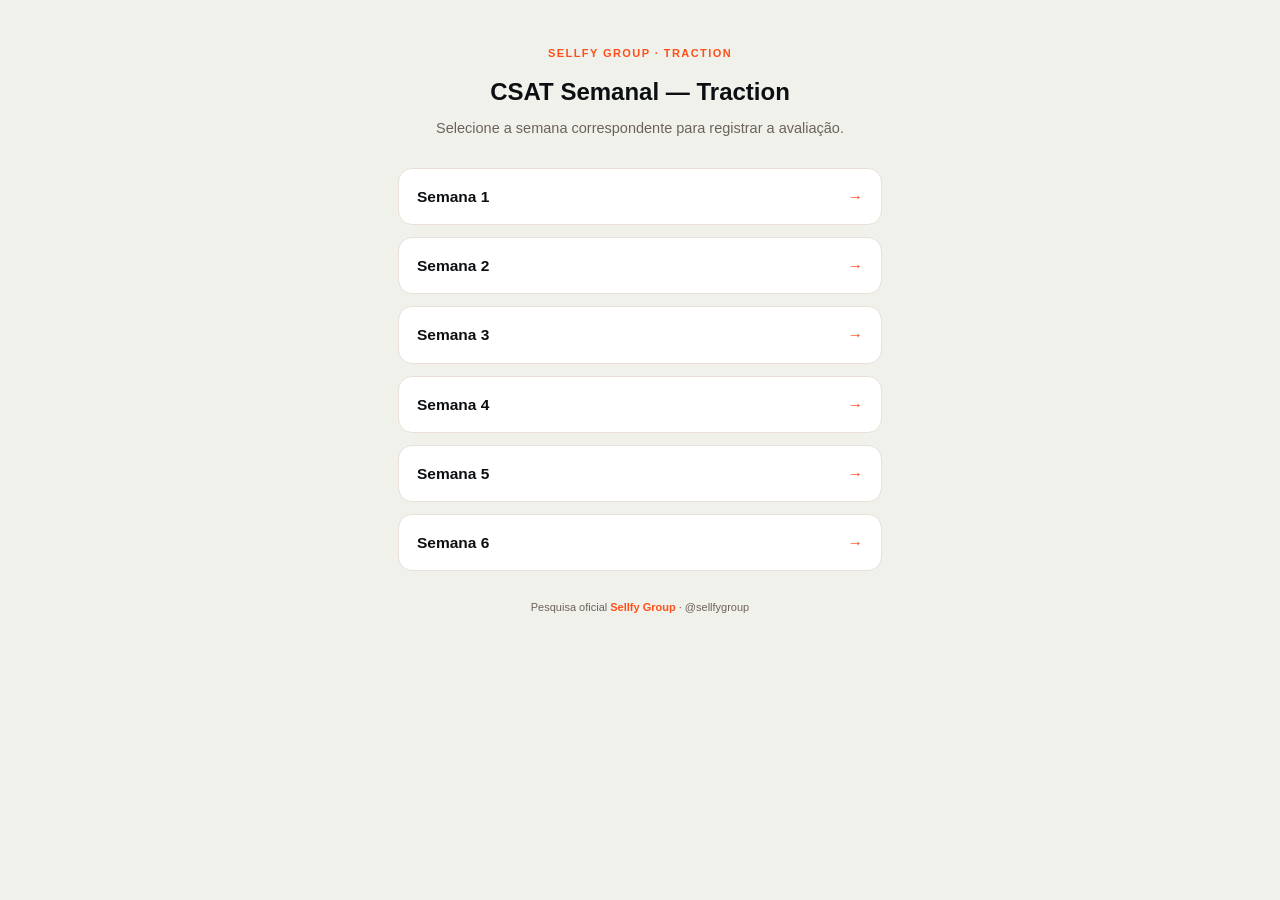
<file: index.html>
<!DOCTYPE html>
<html lang="pt-BR">
<head>
<meta charset="UTF-8">
<meta name="viewport" content="width=device-width, initial-scale=1.0">
<title>CSAT Traction | Sellfy Group</title>
<style>
  :root{
    --laranja:#FE4F18;--laranja-esc:#D9430F;--tinta:#0C0F12;--cinza:#6B625C;--borda:#EADFD9;
  }
  *{box-sizing:border-box;margin:0;padding:0}
  html,body{background:#F1F1EC;color:var(--tinta);
    font-family:-apple-system,BlinkMacSystemFont,"Segoe UI",Roboto,Helvetica,Arial,sans-serif;
    -webkit-font-smoothing:antialiased;line-height:1.5}
  .wrap{max-width:520px;margin:0 auto;padding:40px 18px 60px}
  .head{text-align:center;margin-bottom:28px}
  .brand{display:inline-flex;align-items:center;gap:8px;font-weight:800;letter-spacing:.13em;
    font-size:11px;text-transform:uppercase;color:var(--laranja)}
  .head h1{font-size:24px;margin-top:10px;font-weight:800}
  .head p{color:var(--cinza);margin-top:8px;font-size:14.5px}
  .lista{display:grid;gap:12px}
  a.item{display:flex;align-items:center;justify-content:space-between;background:#fff;
    border:1.5px solid var(--borda);border-radius:14px;padding:16px 18px;text-decoration:none;
    color:var(--tinta);font-weight:700;font-size:15.5px;transition:.15s}
  a.item:hover{border-color:var(--laranja);transform:translateY(-1px)}
  a.item span.arrow{color:var(--laranja);font-weight:800}
  .foot{text-align:center;padding-top:28px;font-size:11px;color:var(--cinza)}
  .foot b{color:var(--laranja)}
</style>
</head>
<body>
<div class="wrap">
  <div class="head">
    <div class="brand">Sellfy Group · Traction</div>
    <h1>CSAT Semanal — Traction</h1>
    <p>Selecione a semana correspondente para registrar a avaliação.</p>
  </div>
  <div class="lista">
    <a class="item" href="/semana-1/">Semana 1 <span class="arrow">→</span></a>
    <a class="item" href="/semana-2/">Semana 2 <span class="arrow">→</span></a>
    <a class="item" href="/semana-3/">Semana 3 <span class="arrow">→</span></a>
    <a class="item" href="/semana-4/">Semana 4 <span class="arrow">→</span></a>
    <a class="item" href="/semana-5/">Semana 5 <span class="arrow">→</span></a>
    <a class="item" href="/semana-6/">Semana 6 <span class="arrow">→</span></a>
  </div>
  <div class="foot">Pesquisa oficial <b>Sellfy Group</b> · @sellfygroup</div>
</div>
</body>
</html>
</file>
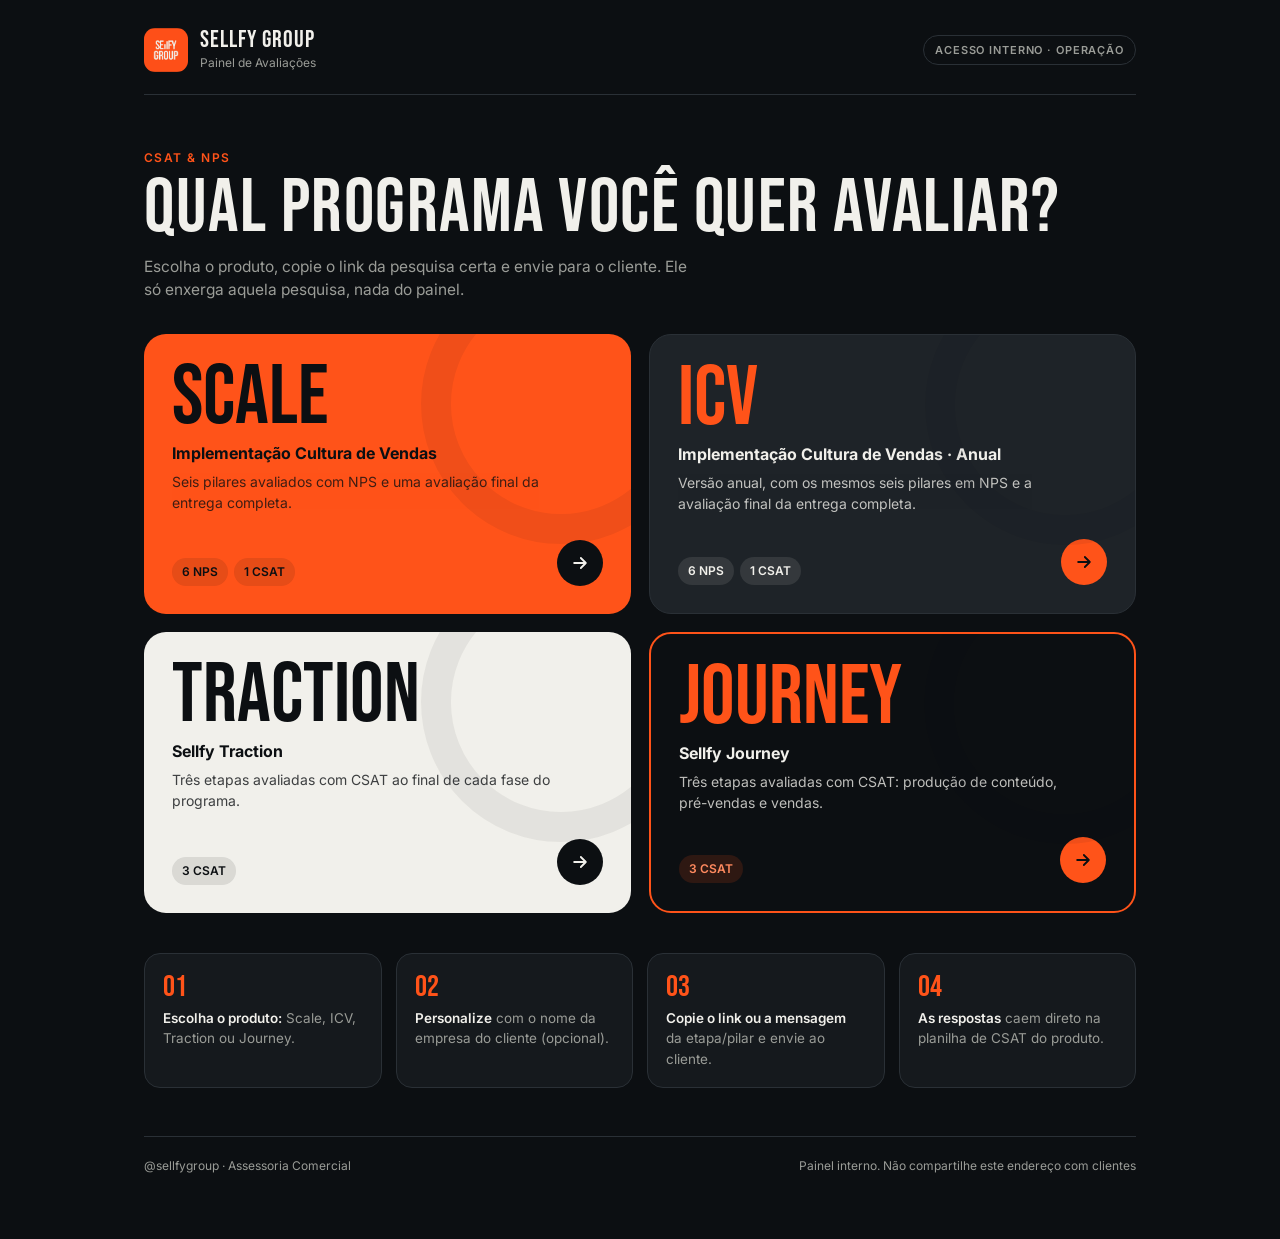
<file: admin/index.html>
<!DOCTYPE html>
<html lang="pt-BR">
<head>
<meta charset="UTF-8">
<meta name="viewport" content="width=device-width, initial-scale=1.0">
<meta name="robots" content="noindex, nofollow">
<title>Painel de Avaliações | Sellfy Group</title>
<link rel="icon" href="/assets/logo-sellfy.png">
<link rel="stylesheet" href="/assets/brand.css">
<link rel="stylesheet" href="/admin/admin.css">
</head>
<body>
<div class="wrap">
  <header class="topo">
    <a class="marca" href="/admin">
      <img class="logo" src="/assets/logo-sellfy.png" alt="">
      <div><div class="nome">Sellfy Group</div><div class="sub">Painel de Avaliações</div></div>
    </a>
    <span class="selo">Acesso interno · Operação</span>
  </header>

  <section class="hero">
    <p class="eyebrow">CSAT &amp; NPS</p>
    <h1 class="titulo">Qual programa você quer avaliar?</h1>
    <p>Escolha o produto, copie o link da pesquisa certa e envie para o cliente. Ele só enxerga aquela pesquisa, nada do painel.</p>
  </section>

  <section class="produtos" id="produtos"></section>

  <section class="como">
    <div class="passo"><div class="n">01</div><p><b>Escolha o produto:</b> Scale, ICV, Traction ou Journey.</p></div>
    <div class="passo"><div class="n">02</div><p><b>Personalize</b> com o nome da empresa do cliente (opcional).</p></div>
    <div class="passo"><div class="n">03</div><p><b>Copie o link ou a mensagem</b> da etapa/pilar e envie ao cliente.</p></div>
    <div class="passo"><div class="n">04</div><p><b>As respostas</b> caem direto na planilha de CSAT do produto.</p></div>
  </section>

  <footer class="rodape-pag"><span>@sellfygroup · Assessoria Comercial</span><span>Painel interno. Não compartilhe este endereço com clientes</span></footer>
</div>

<script src="/assets/pesquisas.js"></script>
<script src="/admin/aviso.js"></script>
<script>
(function () {
  var seta = '<svg viewBox="0 0 24 24" width="20" height="20"><path d="M5 12h14M13 6l6 6-6 6" fill="none" stroke="currentColor" stroke-width="2.2" stroke-linecap="round" stroke-linejoin="round"/></svg>';
  var box = document.getElementById("produtos");
  Object.keys(window.SELLFY.produtos).forEach(function (id) {
    var p = window.SELLFY.produtos[id];
    var nps = p.pesquisas.filter(function (x) { return x.tipo === "nps"; }).length;
    var csat = p.pesquisas.length - nps;
    var pills = "";
    if (nps) pills += '<span class="pill">' + nps + " NPS</span>";
    if (csat) pills += '<span class="pill">' + csat + " CSAT</span>";
    var a = document.createElement("a");
    a.className = "produto " + p.tema;
    a.href = "/admin/" + id;
    a.innerHTML = '<div class="sigla">' + p.sigla + '</div><div class="nome">' + p.nome + '</div>' +
      '<p class="desc">' + p.descricao + '</p>' +
      '<div class="rodape"><div class="contagem">' + pills + '</div><span class="seta">' + seta + "</span></div>";
    box.appendChild(a);
  });
})();
</script>
</body>
</html>
</file>
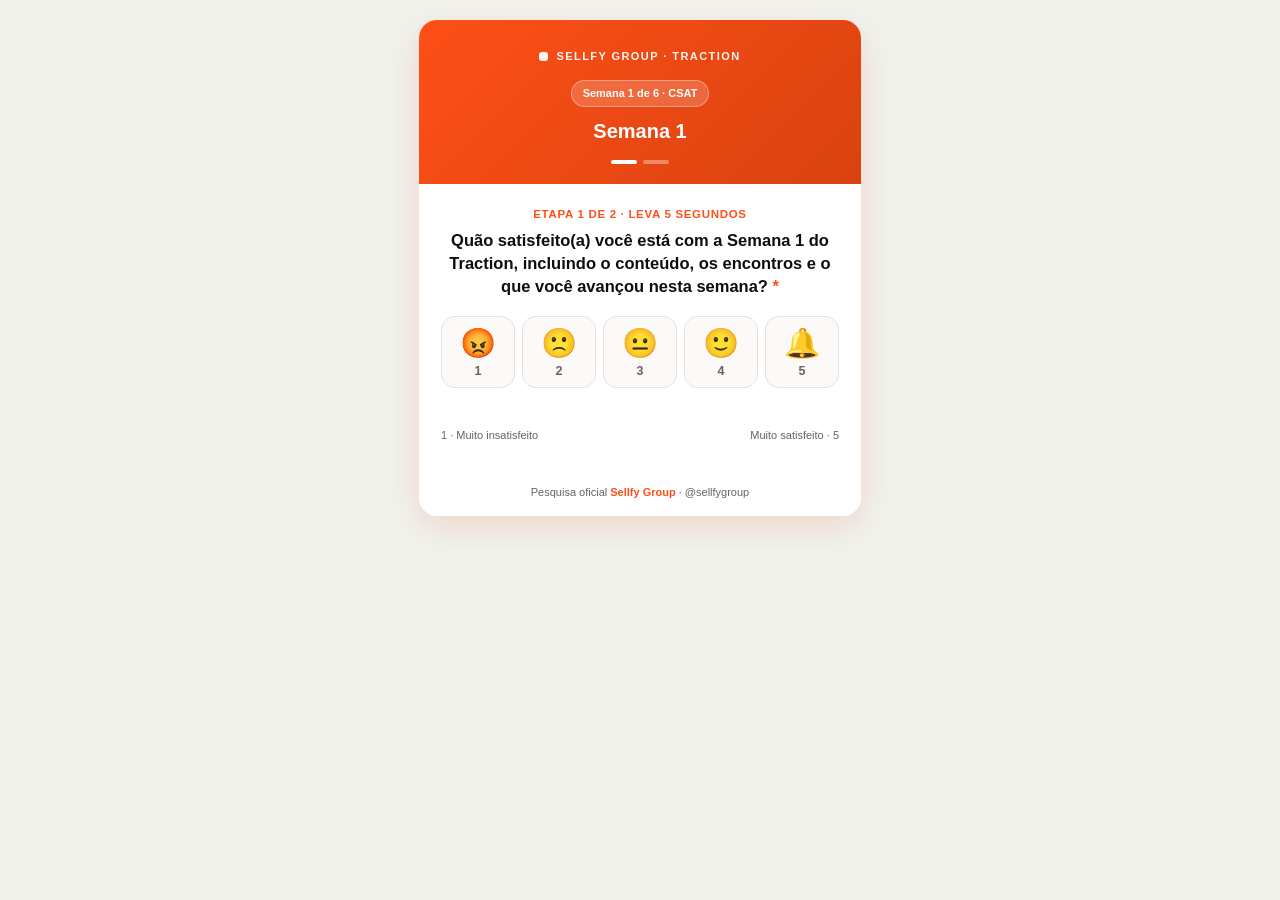
<file: semana-1/index.html>
<!DOCTYPE html>
<html lang="pt-BR">
<head>
<meta charset="UTF-8">
<meta name="viewport" content="width=device-width, initial-scale=1.0">
<title>CSAT Semana 1 · Traction | Sellfy Group</title>
<style>
  :root{
    --laranja:#FE4F18;--laranja-esc:#D9430F;--laranja-claro:#FFF1EC;
    --tinta:#0C0F12;--cinza:#6B625C;--borda:#EADFD9;--vermelho:#D9463A;
    --verde:#2E9E5B;--branco:#fff;--sombra:0 10px 30px rgba(217,67,15,.14);
  }
  *{box-sizing:border-box;margin:0;padding:0}
  html,body{background:#F1F1EC;color:var(--tinta);
    font-family:-apple-system,BlinkMacSystemFont,"Segoe UI",Roboto,Helvetica,Arial,sans-serif;
    -webkit-font-smoothing:antialiased;line-height:1.5}
  .wrap{max-width:470px;margin:0 auto;padding:20px 14px 48px}
  .card{background:var(--branco);border-radius:18px;box-shadow:var(--sombra);overflow:hidden}
  .head{background:linear-gradient(135deg,var(--laranja) 0%,var(--laranja-esc) 100%);
    color:#fff;padding:24px 22px 20px;text-align:center}
  .brand{display:inline-flex;align-items:center;gap:8px;font-weight:800;letter-spacing:.13em;
    font-size:11px;text-transform:uppercase;opacity:.95}
  .brand .dot{width:9px;height:9px;border-radius:3px;background:#fff}
  .pilar-tag{display:inline-block;margin-top:12px;background:rgba(255,255,255,.18);
    border:1px solid rgba(255,255,255,.35);padding:4px 11px;border-radius:999px;font-size:11px;font-weight:700}
  .head h1{font-size:20px;margin-top:9px;font-weight:800}
  .steps{display:flex;gap:6px;justify-content:center;margin-top:14px}
  .steps i{width:26px;height:4px;border-radius:99px;background:rgba(255,255,255,.35)}
  .steps i.on{background:#fff}
  .body{padding:22px 22px 24px}
  .step-label{font-size:11.5px;font-weight:800;letter-spacing:.06em;text-transform:uppercase;color:var(--laranja);text-align:center}
  .pergunta{font-size:16.5px;font-weight:600;line-height:1.4;text-align:center;margin:6px 0 18px}
  .req{color:var(--laranja)}
  .csat{display:flex;gap:7px;justify-content:center}
  .csat button{flex:1 1 0;background:#FCFAF9;border:1.5px solid var(--borda);border-radius:14px;
    padding:12px 4px 9px;cursor:pointer;transition:.14s;font-family:inherit;text-align:center}
  .csat button .emo{font-size:29px;line-height:1;display:block}
  .csat button .n{display:block;margin-top:6px;font-size:12.5px;font-weight:800;color:var(--cinza)}
  .csat button:hover{border-color:var(--laranja);transform:translateY(-2px)}
  .csat button[aria-pressed="true"]{background:var(--laranja-claro);border-color:var(--laranja);
    box-shadow:0 6px 16px rgba(254,79,24,.22)}
  .csat button[aria-pressed="true"] .n{color:var(--laranja)}
  .selrot{text-align:center;margin-top:13px;font-size:15px;font-weight:700;color:var(--laranja);min-height:20px}
  .ends{display:flex;justify-content:space-between;margin-top:6px;font-size:11px;color:var(--cinza)}
  .err{display:none;color:var(--vermelho);font-size:13px;margin-top:10px;font-weight:600;text-align:center}
  .err.show{display:block}
  .follow{display:none;margin-top:22px;padding-top:20px;border-top:1px solid var(--borda);
    animation:fade .3s ease}
  .follow.show{display:block}
  @keyframes fade{from{opacity:0;transform:translateY(6px)}to{opacity:1;transform:none}}
  .fu-titulo{font-size:16px;font-weight:700;text-align:center;margin-bottom:4px}
  .fu-sub{font-size:13.5px;color:var(--cinza);text-align:center;margin-bottom:16px}
  .rotulo{font-size:14px;font-weight:700;margin-bottom:9px;display:block}
  .opt{font-weight:400;color:var(--cinza);font-size:13px}
  textarea,input{width:100%;border:1.5px solid var(--borda);border-radius:12px;padding:12px 14px;
    font-size:15px;font-family:inherit;color:var(--tinta);background:#FCFAF9;resize:vertical}
  textarea:focus,input:focus{outline:none;border-color:var(--laranja);background:#fff}
  textarea{min-height:82px}
  .chips{display:flex;flex-wrap:wrap;gap:8px;margin-bottom:16px}
  .chip{border:1.5px solid var(--borda);background:#FCFAF9;border-radius:999px;padding:9px 14px;
    font-size:14px;font-weight:600;color:var(--tinta);cursor:pointer;transition:.13s;font-family:inherit}
  .chip:hover{border-color:var(--laranja)}
  .chip[aria-pressed="true"]{background:var(--laranja);border-color:var(--laranja);color:#fff}
  .campo{margin-top:14px}
  details{margin-top:16px}
  details summary{cursor:pointer;font-size:13.5px;color:var(--cinza);font-weight:600;list-style:none}
  details summary::-webkit-details-marker{display:none}
  details summary::before{content:"＋ ";color:var(--laranja);font-weight:800}
  details[open] summary::before{content:"－ "}
  .ident{margin-top:12px;display:grid;gap:10px}
  .submit{margin-top:22px;width:100%;background:var(--laranja);color:#fff;border:none;padding:16px;
    border-radius:13px;font-size:16.5px;font-weight:800;cursor:pointer;transition:.15s;font-family:inherit}
  .submit:hover{background:var(--laranja-esc)}
  .submit:disabled{opacity:.55;cursor:not-allowed}
  .foot{text-align:center;padding:16px;font-size:11px;color:var(--cinza)}
  .foot b{color:var(--laranja)}
  .thanks{display:none;padding:46px 24px;text-align:center}
  .thanks.show{display:block}
  .thanks .check{width:68px;height:68px;border-radius:50%;background:var(--laranja-claro);
    color:var(--laranja);display:flex;align-items:center;justify-content:center;font-size:34px;
    margin:0 auto 15px;font-weight:800}
  .thanks h2{font-size:20px;font-weight:800}
  .thanks p{color:var(--cinza);margin-top:9px;font-size:15px}
  .thanks a{color:var(--laranja);font-weight:700;text-decoration:none;cursor:pointer}
  @media(max-width:380px){ .csat button .emo{font-size:24px} .csat button{padding:10px 2px 8px} }
</style>
</head>
<body>
<div class="wrap">
  <div class="card">
    <div class="head">
      <div class="brand"><span class="dot"></span> Sellfy Group · Traction</div>
      <div><span class="pilar-tag">Semana 1 de 6 · CSAT</span></div>
      <h1>Semana 1</h1>
      <div class="steps"><i class="on" id="s1"></i><i id="s2"></i></div>
    </div>

    <form id="form" class="body" novalidate>
      <div class="step-label">Etapa 1 de 2 · leva 5 segundos</div>
      <div class="pergunta">Quão satisfeito(a) você está com a <strong>Semana 1</strong> do Traction, incluindo o conteúdo, os encontros e o que você avançou nesta semana? <span class="req">*</span></div>
      <div class="csat" id="csat"></div>
      <div class="selrot" id="selrot"></div>
      <div class="ends"><span>1 · Muito insatisfeito</span><span>Muito satisfeito · 5</span></div>
      <div class="err" id="err-csat">Toque em uma das opções para dar sua nota.</div>

      <div class="follow" id="follow">
        <div class="step-label">Etapa 2 de 2</div>

        <div id="ramo-baixo" style="display:none">
          <div class="fu-titulo">Queremos melhorar isso 🙏</div>
          <div class="fu-sub">Seu retorno aqui é o que mais nos ajuda a corrigir a rota.</div>
          <div class="campo">
            <label class="rotulo" for="motivo">O que aconteceu nesta semana e o que podemos fazer melhor? <span class="req">*</span></label>
            <textarea id="motivo" placeholder="Pode ser direto: quanto mais específico, melhor."></textarea>
            <div class="err" id="err-motivo">Por favor, conte o que aconteceu.</div>
          </div>
        </div>

        <div id="ramo-alto" style="display:none">
          <div class="fu-titulo">Que bom saber disso! 🎉</div>
          <div class="fu-sub">Nos conte o que mais fez a diferença pra você.</div>
          <label class="rotulo">O que mais se destacou nesta semana? <span class="req">*</span> <span class="opt">(marque ao menos uma)</span></label>
          <div class="chips" id="chips"></div>
          <div class="err" id="err-destaques">Selecione ao menos uma opção.</div>
          <div class="campo">
            <label class="rotulo" for="depoimento">Deixe um depoimento sobre a semana <span class="req">*</span> <span class="opt">(podemos compartilhar)</span></label>
            <textarea id="depoimento" placeholder="Em poucas palavras, o resultado ou a experiência que você teve."></textarea>
            <div class="err" id="err-depoimento">Por favor, escreva um depoimento.</div>
          </div>
        </div>

        <div class="campo">
          <label class="rotulo" for="nome">Seu nome <span class="req">*</span></label>
          <input type="text" id="nome" placeholder="Digite o seu nome">
          <div class="err" id="err-nome">Por favor, informe o seu nome.</div>
        </div>
        <div class="campo">
          <label class="rotulo" for="empresa">Nome da sua empresa <span class="req">*</span></label>
          <input type="text" id="empresa" placeholder="Digite o nome da sua empresa">
          <div class="err" id="err-empresa">Por favor, informe o nome da empresa.</div>
        </div>

        <button type="submit" class="submit">Enviar avaliação</button>
      </div>
    </form>

    <div class="thanks" id="thanks">
      <div class="check">✓</div>
      <h2>Obrigado pelo seu feedback!</h2>
      <p>Sua avaliação da <strong>Semana 1</strong> do Traction foi registrada. Isso nos ajuda a evoluir o programa a cada semana.</p>
      <p style="margin-top:14px"><a id="baixar">Baixar uma cópia da resposta</a></p>
    </div>

    <div class="foot">Pesquisa oficial <b>Sellfy Group</b> · @sellfygroup</div>
  </div>
</div>

<script>
/* =====================================================================
   CONFIG: preencher endpoint e token com os valores gerados no deploy
   do Apps Script (ver README.md). O mesmo endpoint/token serve para os
   6 arquivos; só "semana" muda em cada um.
   ===================================================================== */
const CONFIG = {
  endpoint: "https://script.google.com/macros/s/AKfycbwED8qF47qWyJJ1a5XUrv34mJR4ZMBB7wEbcCAWbSiNvawx_fyYlGKnrNNruya_aZXrSg/exec",
  token: "534522ba-e725-45ec-aacb-305bcef63489",
  pilar: "Sellfy Traction",
  semana: "Semana 1 · Traction"
};
/* ===================================================================== */

var ROTULOS = ["Muito insatisfeito","Insatisfeito","Neutro","Satisfeito","Muito satisfeito"];
var EMOJIS  = ["😡","🙁","😐","🙂","🔔"];
var DESTAQUES = ["Clareza estratégica","Qualidade das entregas","Expertise do time",
                 "Comunicação e acompanhamento","Resultados gerados","Agilidade"];
var nota = null;
var destaquesSel = [];

var box = document.getElementById('csat');
var selrot = document.getElementById('selrot');
for (var i=1;i<=5;i++){
  var b=document.createElement('button');
  b.type='button'; b.setAttribute('aria-pressed','false'); b.setAttribute('aria-label', i+' - '+ROTULOS[i-1]);
  b.innerHTML='<span class="emo">'+EMOJIS[i-1]+'</span><span class="n">'+i+'</span>';
  (function(val,btn){
    btn.addEventListener('click',function(){ escolher(val, btn); });
  })(i,b);
  box.appendChild(b);
}

var chipsBox = document.getElementById('chips');
DESTAQUES.forEach(function(txt){
  var c=document.createElement('button');
  c.type='button'; c.className='chip'; c.textContent=txt; c.setAttribute('aria-pressed','false');
  c.addEventListener('click',function(){
    var on = c.getAttribute('aria-pressed')==='true';
    c.setAttribute('aria-pressed', on?'false':'true');
    if(on){ destaquesSel = destaquesSel.filter(function(x){return x!==txt;}); }
    else { destaquesSel.push(txt); }
    if(destaquesSel.length>0){ document.getElementById('err-destaques').classList.remove('show'); }
  });
  chipsBox.appendChild(c);
});

function escolher(val, btn){
  nota=val;
  Array.prototype.forEach.call(box.children,function(x){x.setAttribute('aria-pressed','false');});
  btn.setAttribute('aria-pressed','true');
  selrot.textContent = val + ' · ' + ROTULOS[val-1];
  document.getElementById('err-csat').classList.remove('show');

  var baixo=document.getElementById('ramo-baixo'), alto=document.getElementById('ramo-alto');
  if(val<=3){ baixo.style.display='block'; alto.style.display='none'; }
  else { alto.style.display='block'; baixo.style.display='none'; }
  var f=document.getElementById('follow');
  if(!f.classList.contains('show')){
    f.classList.add('show');
    document.getElementById('s2').classList.add('on');
    setTimeout(function(){ f.scrollIntoView({behavior:'smooth',block:'nearest'}); },80);
  }
}

function coletar(){
  return {
    pilar: CONFIG.pilar,
    semana: CONFIG.semana,
    token: CONFIG.token,
    csat: nota,
    csat_rotulo: nota ? ROTULOS[nota-1] : '',
    motivo: (nota && nota<=3) ? document.getElementById('motivo').value.trim() : '',
    destaques: (nota && nota>=4) ? destaquesSel.join('; ') : '',
    depoimento: (nota && nota>=4) ? document.getElementById('depoimento').value.trim() : '',
    nome: document.getElementById('nome').value.trim(),
    empresa: document.getElementById('empresa').value.trim(),
    data: new Date().toISOString()
  };
}

document.getElementById('form').addEventListener('submit',function(e){
  e.preventDefault();
  if(nota===null){
    document.getElementById('err-csat').classList.add('show');
    document.getElementById('csat').scrollIntoView({behavior:'smooth',block:'center'});
    return;
  }
  if(nota<=3){
    var motivoEl=document.getElementById('motivo');
    if(motivoEl.value.trim()===''){
      document.getElementById('err-motivo').classList.add('show');
      motivoEl.focus();
      motivoEl.scrollIntoView({behavior:'smooth',block:'center'});
      return;
    }
    document.getElementById('err-motivo').classList.remove('show');
  }

  if(nota>=4){
    if(destaquesSel.length===0){
      document.getElementById('err-destaques').classList.add('show');
      chipsBox.scrollIntoView({behavior:'smooth',block:'center'});
      return;
    }
    document.getElementById('err-destaques').classList.remove('show');

    var depoimentoEl=document.getElementById('depoimento');
    if(depoimentoEl.value.trim()===''){
      document.getElementById('err-depoimento').classList.add('show');
      depoimentoEl.focus();
      depoimentoEl.scrollIntoView({behavior:'smooth',block:'center'});
      return;
    }
    document.getElementById('err-depoimento').classList.remove('show');
  }

  var nomeEl=document.getElementById('nome');
  if(nomeEl.value.trim()===''){
    document.getElementById('err-nome').classList.add('show');
    nomeEl.focus();
    nomeEl.scrollIntoView({behavior:'smooth',block:'center'});
    return;
  }
  document.getElementById('err-nome').classList.remove('show');
  var empresaEl=document.getElementById('empresa');
  if(empresaEl.value.trim()===''){
    document.getElementById('err-empresa').classList.add('show');
    empresaEl.focus();
    empresaEl.scrollIntoView({behavior:'smooth',block:'center'});
    return;
  }
  document.getElementById('err-empresa').classList.remove('show');
  var dados=coletar();
  var btn=document.querySelector('.submit'); btn.textContent='Enviando...'; btn.disabled=true;

  function concluir(){
    document.getElementById('form').style.display='none';
    document.getElementById('thanks').classList.add('show');
    document.getElementById('baixar').addEventListener('click',function(){
      var blob=new Blob([JSON.stringify(dados,null,2)],{type:'application/json'});
      var a=document.createElement('a'); a.href=URL.createObjectURL(blob);
      a.download='csat-traction-semana-1.json'; a.click();
    });
  }

  if(CONFIG.endpoint && CONFIG.endpoint.indexOf('COLE_AQUI') === -1){
    fetch(CONFIG.endpoint,{
      method:'POST', mode:'no-cors',
      headers:{'Content-Type':'application/x-www-form-urlencoded'},
      body:new URLSearchParams(Object.fromEntries(Object.entries(dados).map(function(kv){return [kv[0], kv[1]==null?'':String(kv[1])];})))
    }).then(concluir).catch(concluir);
  } else { concluir(); }
});
</script>
</body>
</html>
</file>
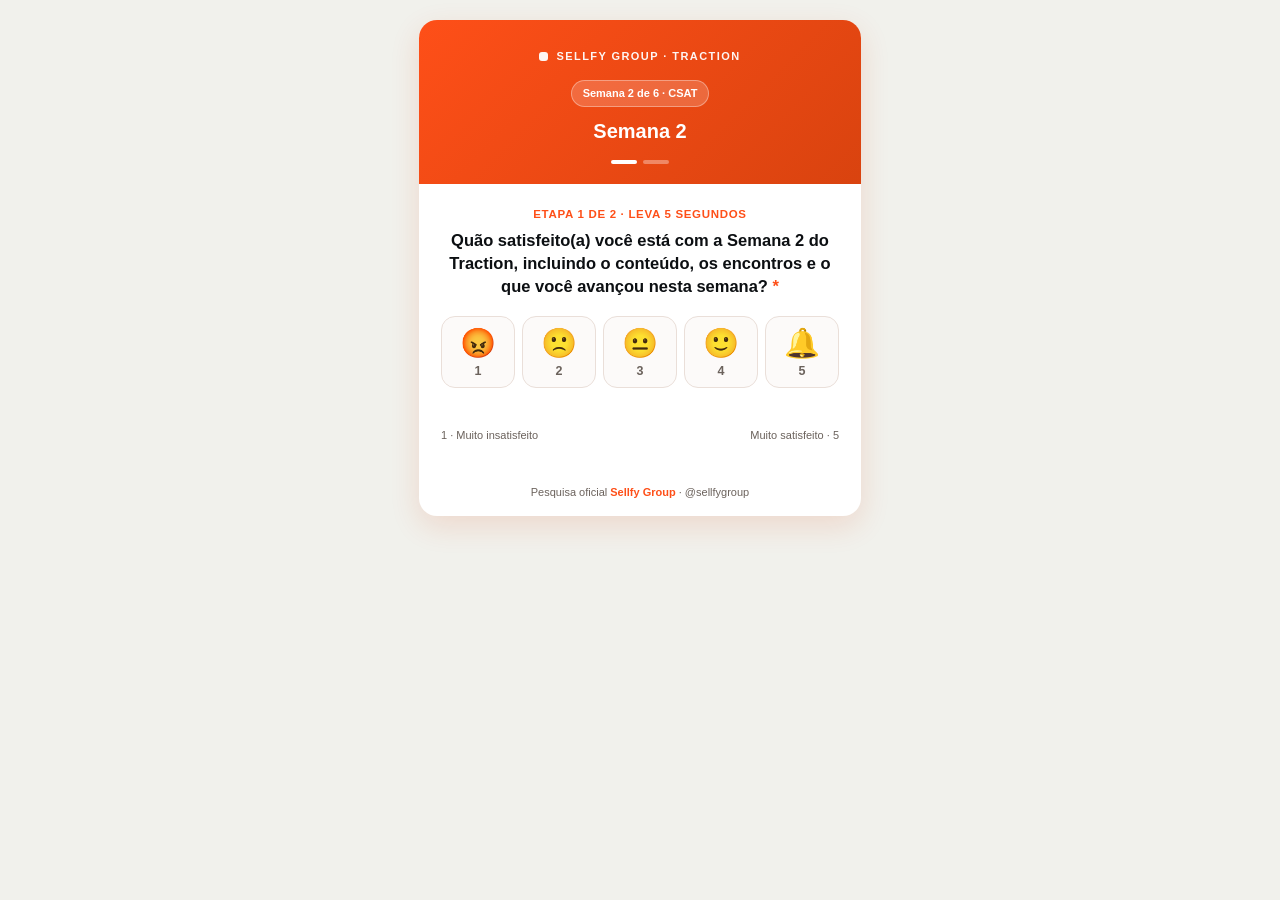
<file: semana-2/index.html>
<!DOCTYPE html>
<html lang="pt-BR">
<head>
<meta charset="UTF-8">
<meta name="viewport" content="width=device-width, initial-scale=1.0">
<title>CSAT Semana 2 · Traction | Sellfy Group</title>
<style>
  :root{
    --laranja:#FE4F18;--laranja-esc:#D9430F;--laranja-claro:#FFF1EC;
    --tinta:#0C0F12;--cinza:#6B625C;--borda:#EADFD9;--vermelho:#D9463A;
    --verde:#2E9E5B;--branco:#fff;--sombra:0 10px 30px rgba(217,67,15,.14);
  }
  *{box-sizing:border-box;margin:0;padding:0}
  html,body{background:#F1F1EC;color:var(--tinta);
    font-family:-apple-system,BlinkMacSystemFont,"Segoe UI",Roboto,Helvetica,Arial,sans-serif;
    -webkit-font-smoothing:antialiased;line-height:1.5}
  .wrap{max-width:470px;margin:0 auto;padding:20px 14px 48px}
  .card{background:var(--branco);border-radius:18px;box-shadow:var(--sombra);overflow:hidden}
  .head{background:linear-gradient(135deg,var(--laranja) 0%,var(--laranja-esc) 100%);
    color:#fff;padding:24px 22px 20px;text-align:center}
  .brand{display:inline-flex;align-items:center;gap:8px;font-weight:800;letter-spacing:.13em;
    font-size:11px;text-transform:uppercase;opacity:.95}
  .brand .dot{width:9px;height:9px;border-radius:3px;background:#fff}
  .pilar-tag{display:inline-block;margin-top:12px;background:rgba(255,255,255,.18);
    border:1px solid rgba(255,255,255,.35);padding:4px 11px;border-radius:999px;font-size:11px;font-weight:700}
  .head h1{font-size:20px;margin-top:9px;font-weight:800}
  .steps{display:flex;gap:6px;justify-content:center;margin-top:14px}
  .steps i{width:26px;height:4px;border-radius:99px;background:rgba(255,255,255,.35)}
  .steps i.on{background:#fff}
  .body{padding:22px 22px 24px}
  .step-label{font-size:11.5px;font-weight:800;letter-spacing:.06em;text-transform:uppercase;color:var(--laranja);text-align:center}
  .pergunta{font-size:16.5px;font-weight:600;line-height:1.4;text-align:center;margin:6px 0 18px}
  .req{color:var(--laranja)}
  .csat{display:flex;gap:7px;justify-content:center}
  .csat button{flex:1 1 0;background:#FCFAF9;border:1.5px solid var(--borda);border-radius:14px;
    padding:12px 4px 9px;cursor:pointer;transition:.14s;font-family:inherit;text-align:center}
  .csat button .emo{font-size:29px;line-height:1;display:block}
  .csat button .n{display:block;margin-top:6px;font-size:12.5px;font-weight:800;color:var(--cinza)}
  .csat button:hover{border-color:var(--laranja);transform:translateY(-2px)}
  .csat button[aria-pressed="true"]{background:var(--laranja-claro);border-color:var(--laranja);
    box-shadow:0 6px 16px rgba(254,79,24,.22)}
  .csat button[aria-pressed="true"] .n{color:var(--laranja)}
  .selrot{text-align:center;margin-top:13px;font-size:15px;font-weight:700;color:var(--laranja);min-height:20px}
  .ends{display:flex;justify-content:space-between;margin-top:6px;font-size:11px;color:var(--cinza)}
  .err{display:none;color:var(--vermelho);font-size:13px;margin-top:10px;font-weight:600;text-align:center}
  .err.show{display:block}
  .follow{display:none;margin-top:22px;padding-top:20px;border-top:1px solid var(--borda);
    animation:fade .3s ease}
  .follow.show{display:block}
  @keyframes fade{from{opacity:0;transform:translateY(6px)}to{opacity:1;transform:none}}
  .fu-titulo{font-size:16px;font-weight:700;text-align:center;margin-bottom:4px}
  .fu-sub{font-size:13.5px;color:var(--cinza);text-align:center;margin-bottom:16px}
  .rotulo{font-size:14px;font-weight:700;margin-bottom:9px;display:block}
  .opt{font-weight:400;color:var(--cinza);font-size:13px}
  textarea,input{width:100%;border:1.5px solid var(--borda);border-radius:12px;padding:12px 14px;
    font-size:15px;font-family:inherit;color:var(--tinta);background:#FCFAF9;resize:vertical}
  textarea:focus,input:focus{outline:none;border-color:var(--laranja);background:#fff}
  textarea{min-height:82px}
  .chips{display:flex;flex-wrap:wrap;gap:8px;margin-bottom:16px}
  .chip{border:1.5px solid var(--borda);background:#FCFAF9;border-radius:999px;padding:9px 14px;
    font-size:14px;font-weight:600;color:var(--tinta);cursor:pointer;transition:.13s;font-family:inherit}
  .chip:hover{border-color:var(--laranja)}
  .chip[aria-pressed="true"]{background:var(--laranja);border-color:var(--laranja);color:#fff}
  .campo{margin-top:14px}
  details{margin-top:16px}
  details summary{cursor:pointer;font-size:13.5px;color:var(--cinza);font-weight:600;list-style:none}
  details summary::-webkit-details-marker{display:none}
  details summary::before{content:"＋ ";color:var(--laranja);font-weight:800}
  details[open] summary::before{content:"－ "}
  .ident{margin-top:12px;display:grid;gap:10px}
  .submit{margin-top:22px;width:100%;background:var(--laranja);color:#fff;border:none;padding:16px;
    border-radius:13px;font-size:16.5px;font-weight:800;cursor:pointer;transition:.15s;font-family:inherit}
  .submit:hover{background:var(--laranja-esc)}
  .submit:disabled{opacity:.55;cursor:not-allowed}
  .foot{text-align:center;padding:16px;font-size:11px;color:var(--cinza)}
  .foot b{color:var(--laranja)}
  .thanks{display:none;padding:46px 24px;text-align:center}
  .thanks.show{display:block}
  .thanks .check{width:68px;height:68px;border-radius:50%;background:var(--laranja-claro);
    color:var(--laranja);display:flex;align-items:center;justify-content:center;font-size:34px;
    margin:0 auto 15px;font-weight:800}
  .thanks h2{font-size:20px;font-weight:800}
  .thanks p{color:var(--cinza);margin-top:9px;font-size:15px}
  .thanks a{color:var(--laranja);font-weight:700;text-decoration:none;cursor:pointer}
  @media(max-width:380px){ .csat button .emo{font-size:24px} .csat button{padding:10px 2px 8px} }
</style>
</head>
<body>
<div class="wrap">
  <div class="card">
    <div class="head">
      <div class="brand"><span class="dot"></span> Sellfy Group · Traction</div>
      <div><span class="pilar-tag">Semana 2 de 6 · CSAT</span></div>
      <h1>Semana 2</h1>
      <div class="steps"><i class="on" id="s1"></i><i id="s2"></i></div>
    </div>

    <form id="form" class="body" novalidate>
      <div class="step-label">Etapa 1 de 2 · leva 5 segundos</div>
      <div class="pergunta">Quão satisfeito(a) você está com a <strong>Semana 2</strong> do Traction, incluindo o conteúdo, os encontros e o que você avançou nesta semana? <span class="req">*</span></div>
      <div class="csat" id="csat"></div>
      <div class="selrot" id="selrot"></div>
      <div class="ends"><span>1 · Muito insatisfeito</span><span>Muito satisfeito · 5</span></div>
      <div class="err" id="err-csat">Toque em uma das opções para dar sua nota.</div>

      <div class="follow" id="follow">
        <div class="step-label">Etapa 2 de 2</div>

        <div id="ramo-baixo" style="display:none">
          <div class="fu-titulo">Queremos melhorar isso 🙏</div>
          <div class="fu-sub">Seu retorno aqui é o que mais nos ajuda a corrigir a rota.</div>
          <div class="campo">
            <label class="rotulo" for="motivo">O que aconteceu nesta semana e o que podemos fazer melhor? <span class="req">*</span></label>
            <textarea id="motivo" placeholder="Pode ser direto: quanto mais específico, melhor."></textarea>
            <div class="err" id="err-motivo">Por favor, conte o que aconteceu.</div>
          </div>
        </div>

        <div id="ramo-alto" style="display:none">
          <div class="fu-titulo">Que bom saber disso! 🎉</div>
          <div class="fu-sub">Nos conte o que mais fez a diferença pra você.</div>
          <label class="rotulo">O que mais se destacou nesta semana? <span class="req">*</span> <span class="opt">(marque ao menos uma)</span></label>
          <div class="chips" id="chips"></div>
          <div class="err" id="err-destaques">Selecione ao menos uma opção.</div>
          <div class="campo">
            <label class="rotulo" for="depoimento">Deixe um depoimento sobre a semana <span class="req">*</span> <span class="opt">(podemos compartilhar)</span></label>
            <textarea id="depoimento" placeholder="Em poucas palavras, o resultado ou a experiência que você teve."></textarea>
            <div class="err" id="err-depoimento">Por favor, escreva um depoimento.</div>
          </div>
        </div>

        <div class="campo">
          <label class="rotulo" for="nome">Seu nome <span class="req">*</span></label>
          <input type="text" id="nome" placeholder="Digite o seu nome">
          <div class="err" id="err-nome">Por favor, informe o seu nome.</div>
        </div>
        <div class="campo">
          <label class="rotulo" for="empresa">Nome da sua empresa <span class="req">*</span></label>
          <input type="text" id="empresa" placeholder="Digite o nome da sua empresa">
          <div class="err" id="err-empresa">Por favor, informe o nome da empresa.</div>
        </div>

        <button type="submit" class="submit">Enviar avaliação</button>
      </div>
    </form>

    <div class="thanks" id="thanks">
      <div class="check">✓</div>
      <h2>Obrigado pelo seu feedback!</h2>
      <p>Sua avaliação da <strong>Semana 2</strong> do Traction foi registrada. Isso nos ajuda a evoluir o programa a cada semana.</p>
      <p style="margin-top:14px"><a id="baixar">Baixar uma cópia da resposta</a></p>
    </div>

    <div class="foot">Pesquisa oficial <b>Sellfy Group</b> · @sellfygroup</div>
  </div>
</div>

<script>
/* =====================================================================
   CONFIG: preencher endpoint e token com os valores gerados no deploy
   do Apps Script (ver README.md). O mesmo endpoint/token serve para os
   6 arquivos; só "semana" muda em cada um.
   ===================================================================== */
const CONFIG = {
  endpoint: "https://script.google.com/macros/s/AKfycbwED8qF47qWyJJ1a5XUrv34mJR4ZMBB7wEbcCAWbSiNvawx_fyYlGKnrNNruya_aZXrSg/exec",
  token: "534522ba-e725-45ec-aacb-305bcef63489",
  pilar: "Sellfy Traction",
  semana: "Semana 2 · Traction"
};
/* ===================================================================== */

var ROTULOS = ["Muito insatisfeito","Insatisfeito","Neutro","Satisfeito","Muito satisfeito"];
var EMOJIS  = ["😡","🙁","😐","🙂","🔔"];
var DESTAQUES = ["Clareza estratégica","Qualidade das entregas","Expertise do time",
                 "Comunicação e acompanhamento","Resultados gerados","Agilidade"];
var nota = null;
var destaquesSel = [];

var box = document.getElementById('csat');
var selrot = document.getElementById('selrot');
for (var i=1;i<=5;i++){
  var b=document.createElement('button');
  b.type='button'; b.setAttribute('aria-pressed','false'); b.setAttribute('aria-label', i+' - '+ROTULOS[i-1]);
  b.innerHTML='<span class="emo">'+EMOJIS[i-1]+'</span><span class="n">'+i+'</span>';
  (function(val,btn){
    btn.addEventListener('click',function(){ escolher(val, btn); });
  })(i,b);
  box.appendChild(b);
}

var chipsBox = document.getElementById('chips');
DESTAQUES.forEach(function(txt){
  var c=document.createElement('button');
  c.type='button'; c.className='chip'; c.textContent=txt; c.setAttribute('aria-pressed','false');
  c.addEventListener('click',function(){
    var on = c.getAttribute('aria-pressed')==='true';
    c.setAttribute('aria-pressed', on?'false':'true');
    if(on){ destaquesSel = destaquesSel.filter(function(x){return x!==txt;}); }
    else { destaquesSel.push(txt); }
    if(destaquesSel.length>0){ document.getElementById('err-destaques').classList.remove('show'); }
  });
  chipsBox.appendChild(c);
});

function escolher(val, btn){
  nota=val;
  Array.prototype.forEach.call(box.children,function(x){x.setAttribute('aria-pressed','false');});
  btn.setAttribute('aria-pressed','true');
  selrot.textContent = val + ' · ' + ROTULOS[val-1];
  document.getElementById('err-csat').classList.remove('show');

  var baixo=document.getElementById('ramo-baixo'), alto=document.getElementById('ramo-alto');
  if(val<=3){ baixo.style.display='block'; alto.style.display='none'; }
  else { alto.style.display='block'; baixo.style.display='none'; }
  var f=document.getElementById('follow');
  if(!f.classList.contains('show')){
    f.classList.add('show');
    document.getElementById('s2').classList.add('on');
    setTimeout(function(){ f.scrollIntoView({behavior:'smooth',block:'nearest'}); },80);
  }
}

function coletar(){
  return {
    pilar: CONFIG.pilar,
    semana: CONFIG.semana,
    token: CONFIG.token,
    csat: nota,
    csat_rotulo: nota ? ROTULOS[nota-1] : '',
    motivo: (nota && nota<=3) ? document.getElementById('motivo').value.trim() : '',
    destaques: (nota && nota>=4) ? destaquesSel.join('; ') : '',
    depoimento: (nota && nota>=4) ? document.getElementById('depoimento').value.trim() : '',
    nome: document.getElementById('nome').value.trim(),
    empresa: document.getElementById('empresa').value.trim(),
    data: new Date().toISOString()
  };
}

document.getElementById('form').addEventListener('submit',function(e){
  e.preventDefault();
  if(nota===null){
    document.getElementById('err-csat').classList.add('show');
    document.getElementById('csat').scrollIntoView({behavior:'smooth',block:'center'});
    return;
  }
  if(nota<=3){
    var motivoEl=document.getElementById('motivo');
    if(motivoEl.value.trim()===''){
      document.getElementById('err-motivo').classList.add('show');
      motivoEl.focus();
      motivoEl.scrollIntoView({behavior:'smooth',block:'center'});
      return;
    }
    document.getElementById('err-motivo').classList.remove('show');
  }

  if(nota>=4){
    if(destaquesSel.length===0){
      document.getElementById('err-destaques').classList.add('show');
      chipsBox.scrollIntoView({behavior:'smooth',block:'center'});
      return;
    }
    document.getElementById('err-destaques').classList.remove('show');

    var depoimentoEl=document.getElementById('depoimento');
    if(depoimentoEl.value.trim()===''){
      document.getElementById('err-depoimento').classList.add('show');
      depoimentoEl.focus();
      depoimentoEl.scrollIntoView({behavior:'smooth',block:'center'});
      return;
    }
    document.getElementById('err-depoimento').classList.remove('show');
  }

  var nomeEl=document.getElementById('nome');
  if(nomeEl.value.trim()===''){
    document.getElementById('err-nome').classList.add('show');
    nomeEl.focus();
    nomeEl.scrollIntoView({behavior:'smooth',block:'center'});
    return;
  }
  document.getElementById('err-nome').classList.remove('show');
  var empresaEl=document.getElementById('empresa');
  if(empresaEl.value.trim()===''){
    document.getElementById('err-empresa').classList.add('show');
    empresaEl.focus();
    empresaEl.scrollIntoView({behavior:'smooth',block:'center'});
    return;
  }
  document.getElementById('err-empresa').classList.remove('show');
  var dados=coletar();
  var btn=document.querySelector('.submit'); btn.textContent='Enviando...'; btn.disabled=true;

  function concluir(){
    document.getElementById('form').style.display='none';
    document.getElementById('thanks').classList.add('show');
    document.getElementById('baixar').addEventListener('click',function(){
      var blob=new Blob([JSON.stringify(dados,null,2)],{type:'application/json'});
      var a=document.createElement('a'); a.href=URL.createObjectURL(blob);
      a.download='csat-traction-semana-2.json'; a.click();
    });
  }

  if(CONFIG.endpoint && CONFIG.endpoint.indexOf('COLE_AQUI') === -1){
    fetch(CONFIG.endpoint,{
      method:'POST', mode:'no-cors',
      headers:{'Content-Type':'application/x-www-form-urlencoded'},
      body:new URLSearchParams(Object.fromEntries(Object.entries(dados).map(function(kv){return [kv[0], kv[1]==null?'':String(kv[1])];})))
    }).then(concluir).catch(concluir);
  } else { concluir(); }
});
</script>
</body>
</html>
</file>
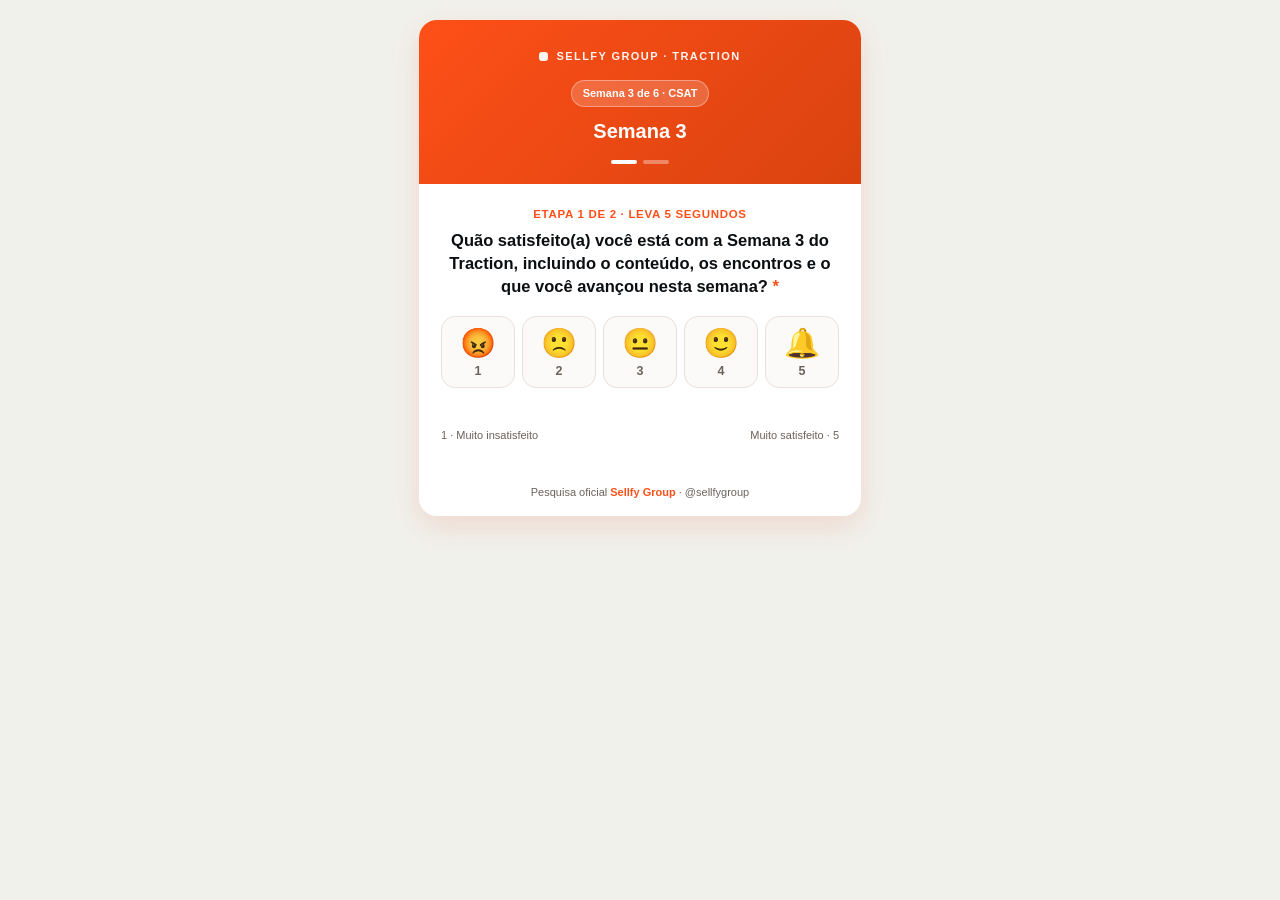
<file: semana-3/index.html>
<!DOCTYPE html>
<html lang="pt-BR">
<head>
<meta charset="UTF-8">
<meta name="viewport" content="width=device-width, initial-scale=1.0">
<title>CSAT Semana 3 · Traction | Sellfy Group</title>
<style>
  :root{
    --laranja:#FE4F18;--laranja-esc:#D9430F;--laranja-claro:#FFF1EC;
    --tinta:#0C0F12;--cinza:#6B625C;--borda:#EADFD9;--vermelho:#D9463A;
    --verde:#2E9E5B;--branco:#fff;--sombra:0 10px 30px rgba(217,67,15,.14);
  }
  *{box-sizing:border-box;margin:0;padding:0}
  html,body{background:#F1F1EC;color:var(--tinta);
    font-family:-apple-system,BlinkMacSystemFont,"Segoe UI",Roboto,Helvetica,Arial,sans-serif;
    -webkit-font-smoothing:antialiased;line-height:1.5}
  .wrap{max-width:470px;margin:0 auto;padding:20px 14px 48px}
  .card{background:var(--branco);border-radius:18px;box-shadow:var(--sombra);overflow:hidden}
  .head{background:linear-gradient(135deg,var(--laranja) 0%,var(--laranja-esc) 100%);
    color:#fff;padding:24px 22px 20px;text-align:center}
  .brand{display:inline-flex;align-items:center;gap:8px;font-weight:800;letter-spacing:.13em;
    font-size:11px;text-transform:uppercase;opacity:.95}
  .brand .dot{width:9px;height:9px;border-radius:3px;background:#fff}
  .pilar-tag{display:inline-block;margin-top:12px;background:rgba(255,255,255,.18);
    border:1px solid rgba(255,255,255,.35);padding:4px 11px;border-radius:999px;font-size:11px;font-weight:700}
  .head h1{font-size:20px;margin-top:9px;font-weight:800}
  .steps{display:flex;gap:6px;justify-content:center;margin-top:14px}
  .steps i{width:26px;height:4px;border-radius:99px;background:rgba(255,255,255,.35)}
  .steps i.on{background:#fff}
  .body{padding:22px 22px 24px}
  .step-label{font-size:11.5px;font-weight:800;letter-spacing:.06em;text-transform:uppercase;color:var(--laranja);text-align:center}
  .pergunta{font-size:16.5px;font-weight:600;line-height:1.4;text-align:center;margin:6px 0 18px}
  .req{color:var(--laranja)}
  .csat{display:flex;gap:7px;justify-content:center}
  .csat button{flex:1 1 0;background:#FCFAF9;border:1.5px solid var(--borda);border-radius:14px;
    padding:12px 4px 9px;cursor:pointer;transition:.14s;font-family:inherit;text-align:center}
  .csat button .emo{font-size:29px;line-height:1;display:block}
  .csat button .n{display:block;margin-top:6px;font-size:12.5px;font-weight:800;color:var(--cinza)}
  .csat button:hover{border-color:var(--laranja);transform:translateY(-2px)}
  .csat button[aria-pressed="true"]{background:var(--laranja-claro);border-color:var(--laranja);
    box-shadow:0 6px 16px rgba(254,79,24,.22)}
  .csat button[aria-pressed="true"] .n{color:var(--laranja)}
  .selrot{text-align:center;margin-top:13px;font-size:15px;font-weight:700;color:var(--laranja);min-height:20px}
  .ends{display:flex;justify-content:space-between;margin-top:6px;font-size:11px;color:var(--cinza)}
  .err{display:none;color:var(--vermelho);font-size:13px;margin-top:10px;font-weight:600;text-align:center}
  .err.show{display:block}
  .follow{display:none;margin-top:22px;padding-top:20px;border-top:1px solid var(--borda);
    animation:fade .3s ease}
  .follow.show{display:block}
  @keyframes fade{from{opacity:0;transform:translateY(6px)}to{opacity:1;transform:none}}
  .fu-titulo{font-size:16px;font-weight:700;text-align:center;margin-bottom:4px}
  .fu-sub{font-size:13.5px;color:var(--cinza);text-align:center;margin-bottom:16px}
  .rotulo{font-size:14px;font-weight:700;margin-bottom:9px;display:block}
  .opt{font-weight:400;color:var(--cinza);font-size:13px}
  textarea,input{width:100%;border:1.5px solid var(--borda);border-radius:12px;padding:12px 14px;
    font-size:15px;font-family:inherit;color:var(--tinta);background:#FCFAF9;resize:vertical}
  textarea:focus,input:focus{outline:none;border-color:var(--laranja);background:#fff}
  textarea{min-height:82px}
  .chips{display:flex;flex-wrap:wrap;gap:8px;margin-bottom:16px}
  .chip{border:1.5px solid var(--borda);background:#FCFAF9;border-radius:999px;padding:9px 14px;
    font-size:14px;font-weight:600;color:var(--tinta);cursor:pointer;transition:.13s;font-family:inherit}
  .chip:hover{border-color:var(--laranja)}
  .chip[aria-pressed="true"]{background:var(--laranja);border-color:var(--laranja);color:#fff}
  .campo{margin-top:14px}
  details{margin-top:16px}
  details summary{cursor:pointer;font-size:13.5px;color:var(--cinza);font-weight:600;list-style:none}
  details summary::-webkit-details-marker{display:none}
  details summary::before{content:"＋ ";color:var(--laranja);font-weight:800}
  details[open] summary::before{content:"－ "}
  .ident{margin-top:12px;display:grid;gap:10px}
  .submit{margin-top:22px;width:100%;background:var(--laranja);color:#fff;border:none;padding:16px;
    border-radius:13px;font-size:16.5px;font-weight:800;cursor:pointer;transition:.15s;font-family:inherit}
  .submit:hover{background:var(--laranja-esc)}
  .submit:disabled{opacity:.55;cursor:not-allowed}
  .foot{text-align:center;padding:16px;font-size:11px;color:var(--cinza)}
  .foot b{color:var(--laranja)}
  .thanks{display:none;padding:46px 24px;text-align:center}
  .thanks.show{display:block}
  .thanks .check{width:68px;height:68px;border-radius:50%;background:var(--laranja-claro);
    color:var(--laranja);display:flex;align-items:center;justify-content:center;font-size:34px;
    margin:0 auto 15px;font-weight:800}
  .thanks h2{font-size:20px;font-weight:800}
  .thanks p{color:var(--cinza);margin-top:9px;font-size:15px}
  .thanks a{color:var(--laranja);font-weight:700;text-decoration:none;cursor:pointer}
  @media(max-width:380px){ .csat button .emo{font-size:24px} .csat button{padding:10px 2px 8px} }
</style>
</head>
<body>
<div class="wrap">
  <div class="card">
    <div class="head">
      <div class="brand"><span class="dot"></span> Sellfy Group · Traction</div>
      <div><span class="pilar-tag">Semana 3 de 6 · CSAT</span></div>
      <h1>Semana 3</h1>
      <div class="steps"><i class="on" id="s1"></i><i id="s2"></i></div>
    </div>

    <form id="form" class="body" novalidate>
      <div class="step-label">Etapa 1 de 2 · leva 5 segundos</div>
      <div class="pergunta">Quão satisfeito(a) você está com a <strong>Semana 3</strong> do Traction, incluindo o conteúdo, os encontros e o que você avançou nesta semana? <span class="req">*</span></div>
      <div class="csat" id="csat"></div>
      <div class="selrot" id="selrot"></div>
      <div class="ends"><span>1 · Muito insatisfeito</span><span>Muito satisfeito · 5</span></div>
      <div class="err" id="err-csat">Toque em uma das opções para dar sua nota.</div>

      <div class="follow" id="follow">
        <div class="step-label">Etapa 2 de 2</div>

        <div id="ramo-baixo" style="display:none">
          <div class="fu-titulo">Queremos melhorar isso 🙏</div>
          <div class="fu-sub">Seu retorno aqui é o que mais nos ajuda a corrigir a rota.</div>
          <div class="campo">
            <label class="rotulo" for="motivo">O que aconteceu nesta semana e o que podemos fazer melhor? <span class="req">*</span></label>
            <textarea id="motivo" placeholder="Pode ser direto: quanto mais específico, melhor."></textarea>
            <div class="err" id="err-motivo">Por favor, conte o que aconteceu.</div>
          </div>
        </div>

        <div id="ramo-alto" style="display:none">
          <div class="fu-titulo">Que bom saber disso! 🎉</div>
          <div class="fu-sub">Nos conte o que mais fez a diferença pra você.</div>
          <label class="rotulo">O que mais se destacou nesta semana? <span class="req">*</span> <span class="opt">(marque ao menos uma)</span></label>
          <div class="chips" id="chips"></div>
          <div class="err" id="err-destaques">Selecione ao menos uma opção.</div>
          <div class="campo">
            <label class="rotulo" for="depoimento">Deixe um depoimento sobre a semana <span class="req">*</span> <span class="opt">(podemos compartilhar)</span></label>
            <textarea id="depoimento" placeholder="Em poucas palavras, o resultado ou a experiência que você teve."></textarea>
            <div class="err" id="err-depoimento">Por favor, escreva um depoimento.</div>
          </div>
        </div>

        <div class="campo">
          <label class="rotulo" for="nome">Seu nome <span class="req">*</span></label>
          <input type="text" id="nome" placeholder="Digite o seu nome">
          <div class="err" id="err-nome">Por favor, informe o seu nome.</div>
        </div>
        <div class="campo">
          <label class="rotulo" for="empresa">Nome da sua empresa <span class="req">*</span></label>
          <input type="text" id="empresa" placeholder="Digite o nome da sua empresa">
          <div class="err" id="err-empresa">Por favor, informe o nome da empresa.</div>
        </div>

        <button type="submit" class="submit">Enviar avaliação</button>
      </div>
    </form>

    <div class="thanks" id="thanks">
      <div class="check">✓</div>
      <h2>Obrigado pelo seu feedback!</h2>
      <p>Sua avaliação da <strong>Semana 3</strong> do Traction foi registrada. Isso nos ajuda a evoluir o programa a cada semana.</p>
      <p style="margin-top:14px"><a id="baixar">Baixar uma cópia da resposta</a></p>
    </div>

    <div class="foot">Pesquisa oficial <b>Sellfy Group</b> · @sellfygroup</div>
  </div>
</div>

<script>
/* =====================================================================
   CONFIG: preencher endpoint e token com os valores gerados no deploy
   do Apps Script (ver README.md). O mesmo endpoint/token serve para os
   6 arquivos; só "semana" muda em cada um.
   ===================================================================== */
const CONFIG = {
  endpoint: "https://script.google.com/macros/s/AKfycbwED8qF47qWyJJ1a5XUrv34mJR4ZMBB7wEbcCAWbSiNvawx_fyYlGKnrNNruya_aZXrSg/exec",
  token: "534522ba-e725-45ec-aacb-305bcef63489",
  pilar: "Sellfy Traction",
  semana: "Semana 3 · Traction"
};
/* ===================================================================== */

var ROTULOS = ["Muito insatisfeito","Insatisfeito","Neutro","Satisfeito","Muito satisfeito"];
var EMOJIS  = ["😡","🙁","😐","🙂","🔔"];
var DESTAQUES = ["Clareza estratégica","Qualidade das entregas","Expertise do time",
                 "Comunicação e acompanhamento","Resultados gerados","Agilidade"];
var nota = null;
var destaquesSel = [];

var box = document.getElementById('csat');
var selrot = document.getElementById('selrot');
for (var i=1;i<=5;i++){
  var b=document.createElement('button');
  b.type='button'; b.setAttribute('aria-pressed','false'); b.setAttribute('aria-label', i+' - '+ROTULOS[i-1]);
  b.innerHTML='<span class="emo">'+EMOJIS[i-1]+'</span><span class="n">'+i+'</span>';
  (function(val,btn){
    btn.addEventListener('click',function(){ escolher(val, btn); });
  })(i,b);
  box.appendChild(b);
}

var chipsBox = document.getElementById('chips');
DESTAQUES.forEach(function(txt){
  var c=document.createElement('button');
  c.type='button'; c.className='chip'; c.textContent=txt; c.setAttribute('aria-pressed','false');
  c.addEventListener('click',function(){
    var on = c.getAttribute('aria-pressed')==='true';
    c.setAttribute('aria-pressed', on?'false':'true');
    if(on){ destaquesSel = destaquesSel.filter(function(x){return x!==txt;}); }
    else { destaquesSel.push(txt); }
    if(destaquesSel.length>0){ document.getElementById('err-destaques').classList.remove('show'); }
  });
  chipsBox.appendChild(c);
});

function escolher(val, btn){
  nota=val;
  Array.prototype.forEach.call(box.children,function(x){x.setAttribute('aria-pressed','false');});
  btn.setAttribute('aria-pressed','true');
  selrot.textContent = val + ' · ' + ROTULOS[val-1];
  document.getElementById('err-csat').classList.remove('show');

  var baixo=document.getElementById('ramo-baixo'), alto=document.getElementById('ramo-alto');
  if(val<=3){ baixo.style.display='block'; alto.style.display='none'; }
  else { alto.style.display='block'; baixo.style.display='none'; }
  var f=document.getElementById('follow');
  if(!f.classList.contains('show')){
    f.classList.add('show');
    document.getElementById('s2').classList.add('on');
    setTimeout(function(){ f.scrollIntoView({behavior:'smooth',block:'nearest'}); },80);
  }
}

function coletar(){
  return {
    pilar: CONFIG.pilar,
    semana: CONFIG.semana,
    token: CONFIG.token,
    csat: nota,
    csat_rotulo: nota ? ROTULOS[nota-1] : '',
    motivo: (nota && nota<=3) ? document.getElementById('motivo').value.trim() : '',
    destaques: (nota && nota>=4) ? destaquesSel.join('; ') : '',
    depoimento: (nota && nota>=4) ? document.getElementById('depoimento').value.trim() : '',
    nome: document.getElementById('nome').value.trim(),
    empresa: document.getElementById('empresa').value.trim(),
    data: new Date().toISOString()
  };
}

document.getElementById('form').addEventListener('submit',function(e){
  e.preventDefault();
  if(nota===null){
    document.getElementById('err-csat').classList.add('show');
    document.getElementById('csat').scrollIntoView({behavior:'smooth',block:'center'});
    return;
  }
  if(nota<=3){
    var motivoEl=document.getElementById('motivo');
    if(motivoEl.value.trim()===''){
      document.getElementById('err-motivo').classList.add('show');
      motivoEl.focus();
      motivoEl.scrollIntoView({behavior:'smooth',block:'center'});
      return;
    }
    document.getElementById('err-motivo').classList.remove('show');
  }

  if(nota>=4){
    if(destaquesSel.length===0){
      document.getElementById('err-destaques').classList.add('show');
      chipsBox.scrollIntoView({behavior:'smooth',block:'center'});
      return;
    }
    document.getElementById('err-destaques').classList.remove('show');

    var depoimentoEl=document.getElementById('depoimento');
    if(depoimentoEl.value.trim()===''){
      document.getElementById('err-depoimento').classList.add('show');
      depoimentoEl.focus();
      depoimentoEl.scrollIntoView({behavior:'smooth',block:'center'});
      return;
    }
    document.getElementById('err-depoimento').classList.remove('show');
  }

  var nomeEl=document.getElementById('nome');
  if(nomeEl.value.trim()===''){
    document.getElementById('err-nome').classList.add('show');
    nomeEl.focus();
    nomeEl.scrollIntoView({behavior:'smooth',block:'center'});
    return;
  }
  document.getElementById('err-nome').classList.remove('show');
  var empresaEl=document.getElementById('empresa');
  if(empresaEl.value.trim()===''){
    document.getElementById('err-empresa').classList.add('show');
    empresaEl.focus();
    empresaEl.scrollIntoView({behavior:'smooth',block:'center'});
    return;
  }
  document.getElementById('err-empresa').classList.remove('show');
  var dados=coletar();
  var btn=document.querySelector('.submit'); btn.textContent='Enviando...'; btn.disabled=true;

  function concluir(){
    document.getElementById('form').style.display='none';
    document.getElementById('thanks').classList.add('show');
    document.getElementById('baixar').addEventListener('click',function(){
      var blob=new Blob([JSON.stringify(dados,null,2)],{type:'application/json'});
      var a=document.createElement('a'); a.href=URL.createObjectURL(blob);
      a.download='csat-traction-semana-3.json'; a.click();
    });
  }

  if(CONFIG.endpoint && CONFIG.endpoint.indexOf('COLE_AQUI') === -1){
    fetch(CONFIG.endpoint,{
      method:'POST', mode:'no-cors',
      headers:{'Content-Type':'application/x-www-form-urlencoded'},
      body:new URLSearchParams(Object.fromEntries(Object.entries(dados).map(function(kv){return [kv[0], kv[1]==null?'':String(kv[1])];})))
    }).then(concluir).catch(concluir);
  } else { concluir(); }
});
</script>
</body>
</html>
</file>
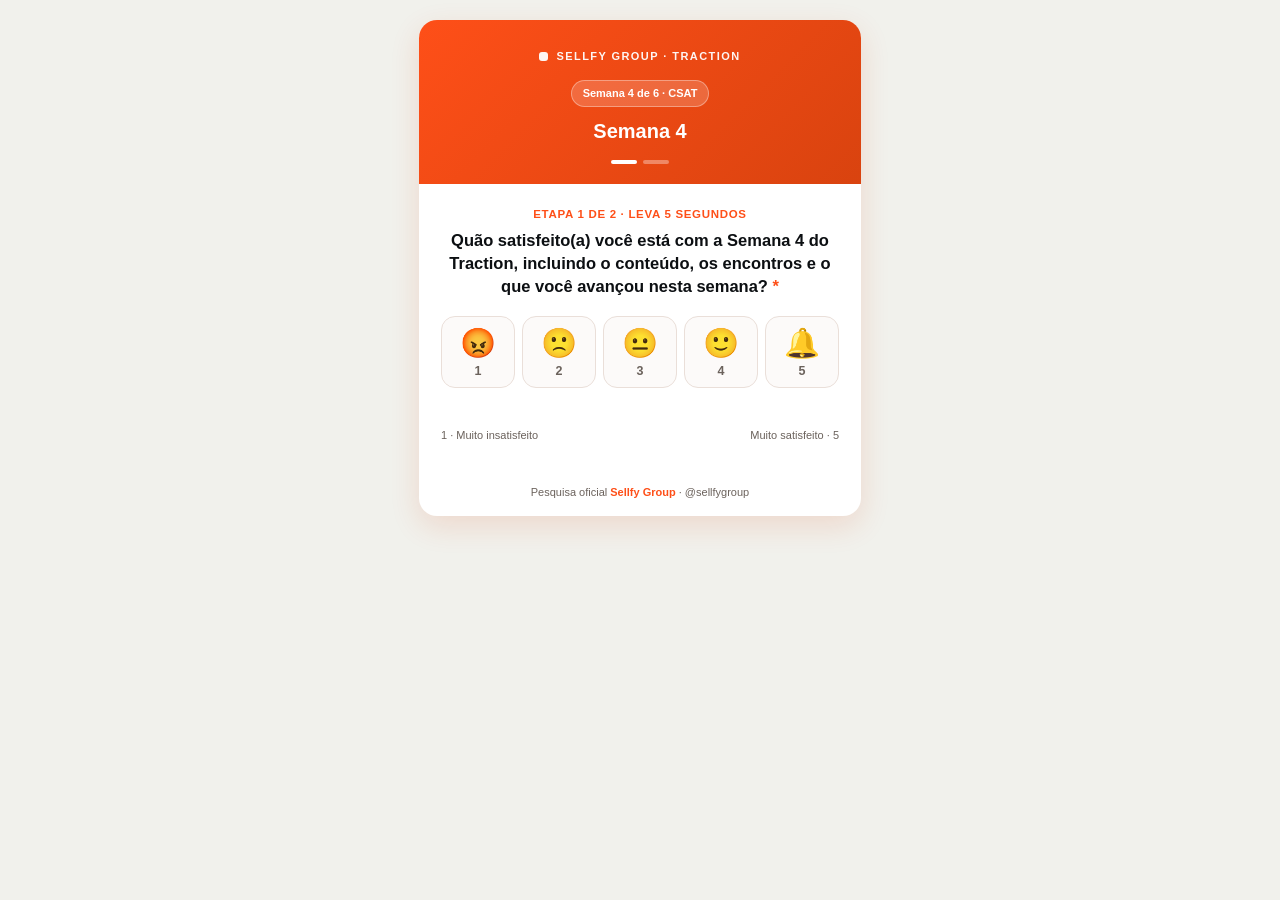
<file: semana-4/index.html>
<!DOCTYPE html>
<html lang="pt-BR">
<head>
<meta charset="UTF-8">
<meta name="viewport" content="width=device-width, initial-scale=1.0">
<title>CSAT Semana 4 · Traction | Sellfy Group</title>
<style>
  :root{
    --laranja:#FE4F18;--laranja-esc:#D9430F;--laranja-claro:#FFF1EC;
    --tinta:#0C0F12;--cinza:#6B625C;--borda:#EADFD9;--vermelho:#D9463A;
    --verde:#2E9E5B;--branco:#fff;--sombra:0 10px 30px rgba(217,67,15,.14);
  }
  *{box-sizing:border-box;margin:0;padding:0}
  html,body{background:#F1F1EC;color:var(--tinta);
    font-family:-apple-system,BlinkMacSystemFont,"Segoe UI",Roboto,Helvetica,Arial,sans-serif;
    -webkit-font-smoothing:antialiased;line-height:1.5}
  .wrap{max-width:470px;margin:0 auto;padding:20px 14px 48px}
  .card{background:var(--branco);border-radius:18px;box-shadow:var(--sombra);overflow:hidden}
  .head{background:linear-gradient(135deg,var(--laranja) 0%,var(--laranja-esc) 100%);
    color:#fff;padding:24px 22px 20px;text-align:center}
  .brand{display:inline-flex;align-items:center;gap:8px;font-weight:800;letter-spacing:.13em;
    font-size:11px;text-transform:uppercase;opacity:.95}
  .brand .dot{width:9px;height:9px;border-radius:3px;background:#fff}
  .pilar-tag{display:inline-block;margin-top:12px;background:rgba(255,255,255,.18);
    border:1px solid rgba(255,255,255,.35);padding:4px 11px;border-radius:999px;font-size:11px;font-weight:700}
  .head h1{font-size:20px;margin-top:9px;font-weight:800}
  .steps{display:flex;gap:6px;justify-content:center;margin-top:14px}
  .steps i{width:26px;height:4px;border-radius:99px;background:rgba(255,255,255,.35)}
  .steps i.on{background:#fff}
  .body{padding:22px 22px 24px}
  .step-label{font-size:11.5px;font-weight:800;letter-spacing:.06em;text-transform:uppercase;color:var(--laranja);text-align:center}
  .pergunta{font-size:16.5px;font-weight:600;line-height:1.4;text-align:center;margin:6px 0 18px}
  .req{color:var(--laranja)}
  .csat{display:flex;gap:7px;justify-content:center}
  .csat button{flex:1 1 0;background:#FCFAF9;border:1.5px solid var(--borda);border-radius:14px;
    padding:12px 4px 9px;cursor:pointer;transition:.14s;font-family:inherit;text-align:center}
  .csat button .emo{font-size:29px;line-height:1;display:block}
  .csat button .n{display:block;margin-top:6px;font-size:12.5px;font-weight:800;color:var(--cinza)}
  .csat button:hover{border-color:var(--laranja);transform:translateY(-2px)}
  .csat button[aria-pressed="true"]{background:var(--laranja-claro);border-color:var(--laranja);
    box-shadow:0 6px 16px rgba(254,79,24,.22)}
  .csat button[aria-pressed="true"] .n{color:var(--laranja)}
  .selrot{text-align:center;margin-top:13px;font-size:15px;font-weight:700;color:var(--laranja);min-height:20px}
  .ends{display:flex;justify-content:space-between;margin-top:6px;font-size:11px;color:var(--cinza)}
  .err{display:none;color:var(--vermelho);font-size:13px;margin-top:10px;font-weight:600;text-align:center}
  .err.show{display:block}
  .follow{display:none;margin-top:22px;padding-top:20px;border-top:1px solid var(--borda);
    animation:fade .3s ease}
  .follow.show{display:block}
  @keyframes fade{from{opacity:0;transform:translateY(6px)}to{opacity:1;transform:none}}
  .fu-titulo{font-size:16px;font-weight:700;text-align:center;margin-bottom:4px}
  .fu-sub{font-size:13.5px;color:var(--cinza);text-align:center;margin-bottom:16px}
  .rotulo{font-size:14px;font-weight:700;margin-bottom:9px;display:block}
  .opt{font-weight:400;color:var(--cinza);font-size:13px}
  textarea,input{width:100%;border:1.5px solid var(--borda);border-radius:12px;padding:12px 14px;
    font-size:15px;font-family:inherit;color:var(--tinta);background:#FCFAF9;resize:vertical}
  textarea:focus,input:focus{outline:none;border-color:var(--laranja);background:#fff}
  textarea{min-height:82px}
  .chips{display:flex;flex-wrap:wrap;gap:8px;margin-bottom:16px}
  .chip{border:1.5px solid var(--borda);background:#FCFAF9;border-radius:999px;padding:9px 14px;
    font-size:14px;font-weight:600;color:var(--tinta);cursor:pointer;transition:.13s;font-family:inherit}
  .chip:hover{border-color:var(--laranja)}
  .chip[aria-pressed="true"]{background:var(--laranja);border-color:var(--laranja);color:#fff}
  .campo{margin-top:14px}
  details{margin-top:16px}
  details summary{cursor:pointer;font-size:13.5px;color:var(--cinza);font-weight:600;list-style:none}
  details summary::-webkit-details-marker{display:none}
  details summary::before{content:"＋ ";color:var(--laranja);font-weight:800}
  details[open] summary::before{content:"－ "}
  .ident{margin-top:12px;display:grid;gap:10px}
  .submit{margin-top:22px;width:100%;background:var(--laranja);color:#fff;border:none;padding:16px;
    border-radius:13px;font-size:16.5px;font-weight:800;cursor:pointer;transition:.15s;font-family:inherit}
  .submit:hover{background:var(--laranja-esc)}
  .submit:disabled{opacity:.55;cursor:not-allowed}
  .foot{text-align:center;padding:16px;font-size:11px;color:var(--cinza)}
  .foot b{color:var(--laranja)}
  .thanks{display:none;padding:46px 24px;text-align:center}
  .thanks.show{display:block}
  .thanks .check{width:68px;height:68px;border-radius:50%;background:var(--laranja-claro);
    color:var(--laranja);display:flex;align-items:center;justify-content:center;font-size:34px;
    margin:0 auto 15px;font-weight:800}
  .thanks h2{font-size:20px;font-weight:800}
  .thanks p{color:var(--cinza);margin-top:9px;font-size:15px}
  .thanks a{color:var(--laranja);font-weight:700;text-decoration:none;cursor:pointer}
  @media(max-width:380px){ .csat button .emo{font-size:24px} .csat button{padding:10px 2px 8px} }
</style>
</head>
<body>
<div class="wrap">
  <div class="card">
    <div class="head">
      <div class="brand"><span class="dot"></span> Sellfy Group · Traction</div>
      <div><span class="pilar-tag">Semana 4 de 6 · CSAT</span></div>
      <h1>Semana 4</h1>
      <div class="steps"><i class="on" id="s1"></i><i id="s2"></i></div>
    </div>

    <form id="form" class="body" novalidate>
      <div class="step-label">Etapa 1 de 2 · leva 5 segundos</div>
      <div class="pergunta">Quão satisfeito(a) você está com a <strong>Semana 4</strong> do Traction, incluindo o conteúdo, os encontros e o que você avançou nesta semana? <span class="req">*</span></div>
      <div class="csat" id="csat"></div>
      <div class="selrot" id="selrot"></div>
      <div class="ends"><span>1 · Muito insatisfeito</span><span>Muito satisfeito · 5</span></div>
      <div class="err" id="err-csat">Toque em uma das opções para dar sua nota.</div>

      <div class="follow" id="follow">
        <div class="step-label">Etapa 2 de 2</div>

        <div id="ramo-baixo" style="display:none">
          <div class="fu-titulo">Queremos melhorar isso 🙏</div>
          <div class="fu-sub">Seu retorno aqui é o que mais nos ajuda a corrigir a rota.</div>
          <div class="campo">
            <label class="rotulo" for="motivo">O que aconteceu nesta semana e o que podemos fazer melhor? <span class="req">*</span></label>
            <textarea id="motivo" placeholder="Pode ser direto: quanto mais específico, melhor."></textarea>
            <div class="err" id="err-motivo">Por favor, conte o que aconteceu.</div>
          </div>
        </div>

        <div id="ramo-alto" style="display:none">
          <div class="fu-titulo">Que bom saber disso! 🎉</div>
          <div class="fu-sub">Nos conte o que mais fez a diferença pra você.</div>
          <label class="rotulo">O que mais se destacou nesta semana? <span class="req">*</span> <span class="opt">(marque ao menos uma)</span></label>
          <div class="chips" id="chips"></div>
          <div class="err" id="err-destaques">Selecione ao menos uma opção.</div>
          <div class="campo">
            <label class="rotulo" for="depoimento">Deixe um depoimento sobre a semana <span class="req">*</span> <span class="opt">(podemos compartilhar)</span></label>
            <textarea id="depoimento" placeholder="Em poucas palavras, o resultado ou a experiência que você teve."></textarea>
            <div class="err" id="err-depoimento">Por favor, escreva um depoimento.</div>
          </div>
        </div>

        <div class="campo">
          <label class="rotulo" for="nome">Seu nome <span class="req">*</span></label>
          <input type="text" id="nome" placeholder="Digite o seu nome">
          <div class="err" id="err-nome">Por favor, informe o seu nome.</div>
        </div>
        <div class="campo">
          <label class="rotulo" for="empresa">Nome da sua empresa <span class="req">*</span></label>
          <input type="text" id="empresa" placeholder="Digite o nome da sua empresa">
          <div class="err" id="err-empresa">Por favor, informe o nome da empresa.</div>
        </div>

        <button type="submit" class="submit">Enviar avaliação</button>
      </div>
    </form>

    <div class="thanks" id="thanks">
      <div class="check">✓</div>
      <h2>Obrigado pelo seu feedback!</h2>
      <p>Sua avaliação da <strong>Semana 4</strong> do Traction foi registrada. Isso nos ajuda a evoluir o programa a cada semana.</p>
      <p style="margin-top:14px"><a id="baixar">Baixar uma cópia da resposta</a></p>
    </div>

    <div class="foot">Pesquisa oficial <b>Sellfy Group</b> · @sellfygroup</div>
  </div>
</div>

<script>
/* =====================================================================
   CONFIG: preencher endpoint e token com os valores gerados no deploy
   do Apps Script (ver README.md). O mesmo endpoint/token serve para os
   6 arquivos; só "semana" muda em cada um.
   ===================================================================== */
const CONFIG = {
  endpoint: "https://script.google.com/macros/s/AKfycbwED8qF47qWyJJ1a5XUrv34mJR4ZMBB7wEbcCAWbSiNvawx_fyYlGKnrNNruya_aZXrSg/exec",
  token: "534522ba-e725-45ec-aacb-305bcef63489",
  pilar: "Sellfy Traction",
  semana: "Semana 4 · Traction"
};
/* ===================================================================== */

var ROTULOS = ["Muito insatisfeito","Insatisfeito","Neutro","Satisfeito","Muito satisfeito"];
var EMOJIS  = ["😡","🙁","😐","🙂","🔔"];
var DESTAQUES = ["Clareza estratégica","Qualidade das entregas","Expertise do time",
                 "Comunicação e acompanhamento","Resultados gerados","Agilidade"];
var nota = null;
var destaquesSel = [];

var box = document.getElementById('csat');
var selrot = document.getElementById('selrot');
for (var i=1;i<=5;i++){
  var b=document.createElement('button');
  b.type='button'; b.setAttribute('aria-pressed','false'); b.setAttribute('aria-label', i+' - '+ROTULOS[i-1]);
  b.innerHTML='<span class="emo">'+EMOJIS[i-1]+'</span><span class="n">'+i+'</span>';
  (function(val,btn){
    btn.addEventListener('click',function(){ escolher(val, btn); });
  })(i,b);
  box.appendChild(b);
}

var chipsBox = document.getElementById('chips');
DESTAQUES.forEach(function(txt){
  var c=document.createElement('button');
  c.type='button'; c.className='chip'; c.textContent=txt; c.setAttribute('aria-pressed','false');
  c.addEventListener('click',function(){
    var on = c.getAttribute('aria-pressed')==='true';
    c.setAttribute('aria-pressed', on?'false':'true');
    if(on){ destaquesSel = destaquesSel.filter(function(x){return x!==txt;}); }
    else { destaquesSel.push(txt); }
    if(destaquesSel.length>0){ document.getElementById('err-destaques').classList.remove('show'); }
  });
  chipsBox.appendChild(c);
});

function escolher(val, btn){
  nota=val;
  Array.prototype.forEach.call(box.children,function(x){x.setAttribute('aria-pressed','false');});
  btn.setAttribute('aria-pressed','true');
  selrot.textContent = val + ' · ' + ROTULOS[val-1];
  document.getElementById('err-csat').classList.remove('show');

  var baixo=document.getElementById('ramo-baixo'), alto=document.getElementById('ramo-alto');
  if(val<=3){ baixo.style.display='block'; alto.style.display='none'; }
  else { alto.style.display='block'; baixo.style.display='none'; }
  var f=document.getElementById('follow');
  if(!f.classList.contains('show')){
    f.classList.add('show');
    document.getElementById('s2').classList.add('on');
    setTimeout(function(){ f.scrollIntoView({behavior:'smooth',block:'nearest'}); },80);
  }
}

function coletar(){
  return {
    pilar: CONFIG.pilar,
    semana: CONFIG.semana,
    token: CONFIG.token,
    csat: nota,
    csat_rotulo: nota ? ROTULOS[nota-1] : '',
    motivo: (nota && nota<=3) ? document.getElementById('motivo').value.trim() : '',
    destaques: (nota && nota>=4) ? destaquesSel.join('; ') : '',
    depoimento: (nota && nota>=4) ? document.getElementById('depoimento').value.trim() : '',
    nome: document.getElementById('nome').value.trim(),
    empresa: document.getElementById('empresa').value.trim(),
    data: new Date().toISOString()
  };
}

document.getElementById('form').addEventListener('submit',function(e){
  e.preventDefault();
  if(nota===null){
    document.getElementById('err-csat').classList.add('show');
    document.getElementById('csat').scrollIntoView({behavior:'smooth',block:'center'});
    return;
  }
  if(nota<=3){
    var motivoEl=document.getElementById('motivo');
    if(motivoEl.value.trim()===''){
      document.getElementById('err-motivo').classList.add('show');
      motivoEl.focus();
      motivoEl.scrollIntoView({behavior:'smooth',block:'center'});
      return;
    }
    document.getElementById('err-motivo').classList.remove('show');
  }

  if(nota>=4){
    if(destaquesSel.length===0){
      document.getElementById('err-destaques').classList.add('show');
      chipsBox.scrollIntoView({behavior:'smooth',block:'center'});
      return;
    }
    document.getElementById('err-destaques').classList.remove('show');

    var depoimentoEl=document.getElementById('depoimento');
    if(depoimentoEl.value.trim()===''){
      document.getElementById('err-depoimento').classList.add('show');
      depoimentoEl.focus();
      depoimentoEl.scrollIntoView({behavior:'smooth',block:'center'});
      return;
    }
    document.getElementById('err-depoimento').classList.remove('show');
  }

  var nomeEl=document.getElementById('nome');
  if(nomeEl.value.trim()===''){
    document.getElementById('err-nome').classList.add('show');
    nomeEl.focus();
    nomeEl.scrollIntoView({behavior:'smooth',block:'center'});
    return;
  }
  document.getElementById('err-nome').classList.remove('show');
  var empresaEl=document.getElementById('empresa');
  if(empresaEl.value.trim()===''){
    document.getElementById('err-empresa').classList.add('show');
    empresaEl.focus();
    empresaEl.scrollIntoView({behavior:'smooth',block:'center'});
    return;
  }
  document.getElementById('err-empresa').classList.remove('show');
  var dados=coletar();
  var btn=document.querySelector('.submit'); btn.textContent='Enviando...'; btn.disabled=true;

  function concluir(){
    document.getElementById('form').style.display='none';
    document.getElementById('thanks').classList.add('show');
    document.getElementById('baixar').addEventListener('click',function(){
      var blob=new Blob([JSON.stringify(dados,null,2)],{type:'application/json'});
      var a=document.createElement('a'); a.href=URL.createObjectURL(blob);
      a.download='csat-traction-semana-4.json'; a.click();
    });
  }

  if(CONFIG.endpoint && CONFIG.endpoint.indexOf('COLE_AQUI') === -1){
    fetch(CONFIG.endpoint,{
      method:'POST', mode:'no-cors',
      headers:{'Content-Type':'application/x-www-form-urlencoded'},
      body:new URLSearchParams(Object.fromEntries(Object.entries(dados).map(function(kv){return [kv[0], kv[1]==null?'':String(kv[1])];})))
    }).then(concluir).catch(concluir);
  } else { concluir(); }
});
</script>
</body>
</html>
</file>
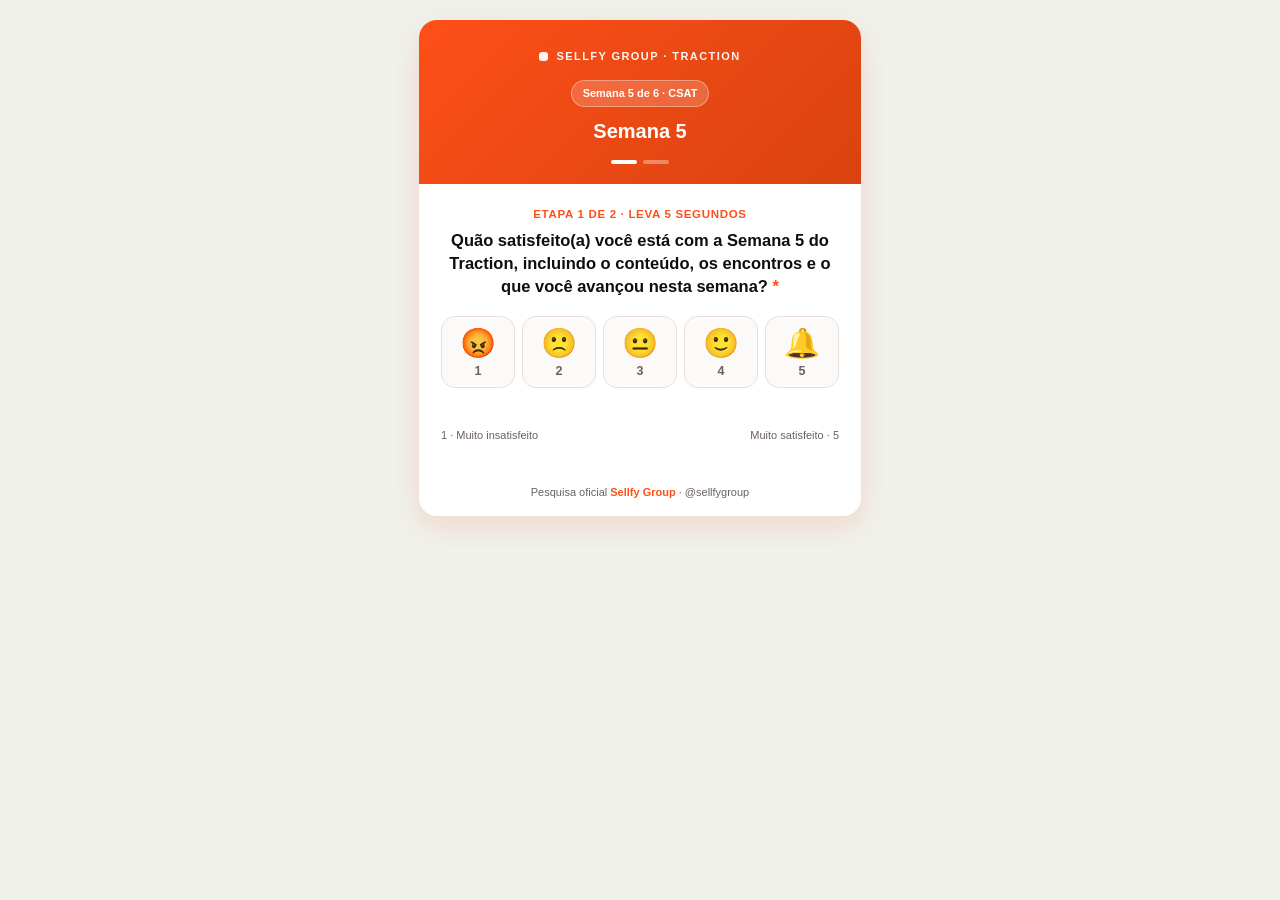
<file: semana-5/index.html>
<!DOCTYPE html>
<html lang="pt-BR">
<head>
<meta charset="UTF-8">
<meta name="viewport" content="width=device-width, initial-scale=1.0">
<title>CSAT Semana 5 · Traction | Sellfy Group</title>
<style>
  :root{
    --laranja:#FE4F18;--laranja-esc:#D9430F;--laranja-claro:#FFF1EC;
    --tinta:#0C0F12;--cinza:#6B625C;--borda:#EADFD9;--vermelho:#D9463A;
    --verde:#2E9E5B;--branco:#fff;--sombra:0 10px 30px rgba(217,67,15,.14);
  }
  *{box-sizing:border-box;margin:0;padding:0}
  html,body{background:#F1F1EC;color:var(--tinta);
    font-family:-apple-system,BlinkMacSystemFont,"Segoe UI",Roboto,Helvetica,Arial,sans-serif;
    -webkit-font-smoothing:antialiased;line-height:1.5}
  .wrap{max-width:470px;margin:0 auto;padding:20px 14px 48px}
  .card{background:var(--branco);border-radius:18px;box-shadow:var(--sombra);overflow:hidden}
  .head{background:linear-gradient(135deg,var(--laranja) 0%,var(--laranja-esc) 100%);
    color:#fff;padding:24px 22px 20px;text-align:center}
  .brand{display:inline-flex;align-items:center;gap:8px;font-weight:800;letter-spacing:.13em;
    font-size:11px;text-transform:uppercase;opacity:.95}
  .brand .dot{width:9px;height:9px;border-radius:3px;background:#fff}
  .pilar-tag{display:inline-block;margin-top:12px;background:rgba(255,255,255,.18);
    border:1px solid rgba(255,255,255,.35);padding:4px 11px;border-radius:999px;font-size:11px;font-weight:700}
  .head h1{font-size:20px;margin-top:9px;font-weight:800}
  .steps{display:flex;gap:6px;justify-content:center;margin-top:14px}
  .steps i{width:26px;height:4px;border-radius:99px;background:rgba(255,255,255,.35)}
  .steps i.on{background:#fff}
  .body{padding:22px 22px 24px}
  .step-label{font-size:11.5px;font-weight:800;letter-spacing:.06em;text-transform:uppercase;color:var(--laranja);text-align:center}
  .pergunta{font-size:16.5px;font-weight:600;line-height:1.4;text-align:center;margin:6px 0 18px}
  .req{color:var(--laranja)}
  .csat{display:flex;gap:7px;justify-content:center}
  .csat button{flex:1 1 0;background:#FCFAF9;border:1.5px solid var(--borda);border-radius:14px;
    padding:12px 4px 9px;cursor:pointer;transition:.14s;font-family:inherit;text-align:center}
  .csat button .emo{font-size:29px;line-height:1;display:block}
  .csat button .n{display:block;margin-top:6px;font-size:12.5px;font-weight:800;color:var(--cinza)}
  .csat button:hover{border-color:var(--laranja);transform:translateY(-2px)}
  .csat button[aria-pressed="true"]{background:var(--laranja-claro);border-color:var(--laranja);
    box-shadow:0 6px 16px rgba(254,79,24,.22)}
  .csat button[aria-pressed="true"] .n{color:var(--laranja)}
  .selrot{text-align:center;margin-top:13px;font-size:15px;font-weight:700;color:var(--laranja);min-height:20px}
  .ends{display:flex;justify-content:space-between;margin-top:6px;font-size:11px;color:var(--cinza)}
  .err{display:none;color:var(--vermelho);font-size:13px;margin-top:10px;font-weight:600;text-align:center}
  .err.show{display:block}
  .follow{display:none;margin-top:22px;padding-top:20px;border-top:1px solid var(--borda);
    animation:fade .3s ease}
  .follow.show{display:block}
  @keyframes fade{from{opacity:0;transform:translateY(6px)}to{opacity:1;transform:none}}
  .fu-titulo{font-size:16px;font-weight:700;text-align:center;margin-bottom:4px}
  .fu-sub{font-size:13.5px;color:var(--cinza);text-align:center;margin-bottom:16px}
  .rotulo{font-size:14px;font-weight:700;margin-bottom:9px;display:block}
  .opt{font-weight:400;color:var(--cinza);font-size:13px}
  textarea,input{width:100%;border:1.5px solid var(--borda);border-radius:12px;padding:12px 14px;
    font-size:15px;font-family:inherit;color:var(--tinta);background:#FCFAF9;resize:vertical}
  textarea:focus,input:focus{outline:none;border-color:var(--laranja);background:#fff}
  textarea{min-height:82px}
  .chips{display:flex;flex-wrap:wrap;gap:8px;margin-bottom:16px}
  .chip{border:1.5px solid var(--borda);background:#FCFAF9;border-radius:999px;padding:9px 14px;
    font-size:14px;font-weight:600;color:var(--tinta);cursor:pointer;transition:.13s;font-family:inherit}
  .chip:hover{border-color:var(--laranja)}
  .chip[aria-pressed="true"]{background:var(--laranja);border-color:var(--laranja);color:#fff}
  .campo{margin-top:14px}
  details{margin-top:16px}
  details summary{cursor:pointer;font-size:13.5px;color:var(--cinza);font-weight:600;list-style:none}
  details summary::-webkit-details-marker{display:none}
  details summary::before{content:"＋ ";color:var(--laranja);font-weight:800}
  details[open] summary::before{content:"－ "}
  .ident{margin-top:12px;display:grid;gap:10px}
  .submit{margin-top:22px;width:100%;background:var(--laranja);color:#fff;border:none;padding:16px;
    border-radius:13px;font-size:16.5px;font-weight:800;cursor:pointer;transition:.15s;font-family:inherit}
  .submit:hover{background:var(--laranja-esc)}
  .submit:disabled{opacity:.55;cursor:not-allowed}
  .foot{text-align:center;padding:16px;font-size:11px;color:var(--cinza)}
  .foot b{color:var(--laranja)}
  .thanks{display:none;padding:46px 24px;text-align:center}
  .thanks.show{display:block}
  .thanks .check{width:68px;height:68px;border-radius:50%;background:var(--laranja-claro);
    color:var(--laranja);display:flex;align-items:center;justify-content:center;font-size:34px;
    margin:0 auto 15px;font-weight:800}
  .thanks h2{font-size:20px;font-weight:800}
  .thanks p{color:var(--cinza);margin-top:9px;font-size:15px}
  .thanks a{color:var(--laranja);font-weight:700;text-decoration:none;cursor:pointer}
  @media(max-width:380px){ .csat button .emo{font-size:24px} .csat button{padding:10px 2px 8px} }
</style>
</head>
<body>
<div class="wrap">
  <div class="card">
    <div class="head">
      <div class="brand"><span class="dot"></span> Sellfy Group · Traction</div>
      <div><span class="pilar-tag">Semana 5 de 6 · CSAT</span></div>
      <h1>Semana 5</h1>
      <div class="steps"><i class="on" id="s1"></i><i id="s2"></i></div>
    </div>

    <form id="form" class="body" novalidate>
      <div class="step-label">Etapa 1 de 2 · leva 5 segundos</div>
      <div class="pergunta">Quão satisfeito(a) você está com a <strong>Semana 5</strong> do Traction, incluindo o conteúdo, os encontros e o que você avançou nesta semana? <span class="req">*</span></div>
      <div class="csat" id="csat"></div>
      <div class="selrot" id="selrot"></div>
      <div class="ends"><span>1 · Muito insatisfeito</span><span>Muito satisfeito · 5</span></div>
      <div class="err" id="err-csat">Toque em uma das opções para dar sua nota.</div>

      <div class="follow" id="follow">
        <div class="step-label">Etapa 2 de 2</div>

        <div id="ramo-baixo" style="display:none">
          <div class="fu-titulo">Queremos melhorar isso 🙏</div>
          <div class="fu-sub">Seu retorno aqui é o que mais nos ajuda a corrigir a rota.</div>
          <div class="campo">
            <label class="rotulo" for="motivo">O que aconteceu nesta semana e o que podemos fazer melhor? <span class="req">*</span></label>
            <textarea id="motivo" placeholder="Pode ser direto: quanto mais específico, melhor."></textarea>
            <div class="err" id="err-motivo">Por favor, conte o que aconteceu.</div>
          </div>
        </div>

        <div id="ramo-alto" style="display:none">
          <div class="fu-titulo">Que bom saber disso! 🎉</div>
          <div class="fu-sub">Nos conte o que mais fez a diferença pra você.</div>
          <label class="rotulo">O que mais se destacou nesta semana? <span class="req">*</span> <span class="opt">(marque ao menos uma)</span></label>
          <div class="chips" id="chips"></div>
          <div class="err" id="err-destaques">Selecione ao menos uma opção.</div>
          <div class="campo">
            <label class="rotulo" for="depoimento">Deixe um depoimento sobre a semana <span class="req">*</span> <span class="opt">(podemos compartilhar)</span></label>
            <textarea id="depoimento" placeholder="Em poucas palavras, o resultado ou a experiência que você teve."></textarea>
            <div class="err" id="err-depoimento">Por favor, escreva um depoimento.</div>
          </div>
        </div>

        <div class="campo">
          <label class="rotulo" for="nome">Seu nome <span class="req">*</span></label>
          <input type="text" id="nome" placeholder="Digite o seu nome">
          <div class="err" id="err-nome">Por favor, informe o seu nome.</div>
        </div>
        <div class="campo">
          <label class="rotulo" for="empresa">Nome da sua empresa <span class="req">*</span></label>
          <input type="text" id="empresa" placeholder="Digite o nome da sua empresa">
          <div class="err" id="err-empresa">Por favor, informe o nome da empresa.</div>
        </div>

        <button type="submit" class="submit">Enviar avaliação</button>
      </div>
    </form>

    <div class="thanks" id="thanks">
      <div class="check">✓</div>
      <h2>Obrigado pelo seu feedback!</h2>
      <p>Sua avaliação da <strong>Semana 5</strong> do Traction foi registrada. Isso nos ajuda a evoluir o programa a cada semana.</p>
      <p style="margin-top:14px"><a id="baixar">Baixar uma cópia da resposta</a></p>
    </div>

    <div class="foot">Pesquisa oficial <b>Sellfy Group</b> · @sellfygroup</div>
  </div>
</div>

<script>
/* =====================================================================
   CONFIG: preencher endpoint e token com os valores gerados no deploy
   do Apps Script (ver README.md). O mesmo endpoint/token serve para os
   6 arquivos; só "semana" muda em cada um.
   ===================================================================== */
const CONFIG = {
  endpoint: "https://script.google.com/macros/s/AKfycbwED8qF47qWyJJ1a5XUrv34mJR4ZMBB7wEbcCAWbSiNvawx_fyYlGKnrNNruya_aZXrSg/exec",
  token: "534522ba-e725-45ec-aacb-305bcef63489",
  pilar: "Sellfy Traction",
  semana: "Semana 5 · Traction"
};
/* ===================================================================== */

var ROTULOS = ["Muito insatisfeito","Insatisfeito","Neutro","Satisfeito","Muito satisfeito"];
var EMOJIS  = ["😡","🙁","😐","🙂","🔔"];
var DESTAQUES = ["Clareza estratégica","Qualidade das entregas","Expertise do time",
                 "Comunicação e acompanhamento","Resultados gerados","Agilidade"];
var nota = null;
var destaquesSel = [];

var box = document.getElementById('csat');
var selrot = document.getElementById('selrot');
for (var i=1;i<=5;i++){
  var b=document.createElement('button');
  b.type='button'; b.setAttribute('aria-pressed','false'); b.setAttribute('aria-label', i+' - '+ROTULOS[i-1]);
  b.innerHTML='<span class="emo">'+EMOJIS[i-1]+'</span><span class="n">'+i+'</span>';
  (function(val,btn){
    btn.addEventListener('click',function(){ escolher(val, btn); });
  })(i,b);
  box.appendChild(b);
}

var chipsBox = document.getElementById('chips');
DESTAQUES.forEach(function(txt){
  var c=document.createElement('button');
  c.type='button'; c.className='chip'; c.textContent=txt; c.setAttribute('aria-pressed','false');
  c.addEventListener('click',function(){
    var on = c.getAttribute('aria-pressed')==='true';
    c.setAttribute('aria-pressed', on?'false':'true');
    if(on){ destaquesSel = destaquesSel.filter(function(x){return x!==txt;}); }
    else { destaquesSel.push(txt); }
    if(destaquesSel.length>0){ document.getElementById('err-destaques').classList.remove('show'); }
  });
  chipsBox.appendChild(c);
});

function escolher(val, btn){
  nota=val;
  Array.prototype.forEach.call(box.children,function(x){x.setAttribute('aria-pressed','false');});
  btn.setAttribute('aria-pressed','true');
  selrot.textContent = val + ' · ' + ROTULOS[val-1];
  document.getElementById('err-csat').classList.remove('show');

  var baixo=document.getElementById('ramo-baixo'), alto=document.getElementById('ramo-alto');
  if(val<=3){ baixo.style.display='block'; alto.style.display='none'; }
  else { alto.style.display='block'; baixo.style.display='none'; }
  var f=document.getElementById('follow');
  if(!f.classList.contains('show')){
    f.classList.add('show');
    document.getElementById('s2').classList.add('on');
    setTimeout(function(){ f.scrollIntoView({behavior:'smooth',block:'nearest'}); },80);
  }
}

function coletar(){
  return {
    pilar: CONFIG.pilar,
    semana: CONFIG.semana,
    token: CONFIG.token,
    csat: nota,
    csat_rotulo: nota ? ROTULOS[nota-1] : '',
    motivo: (nota && nota<=3) ? document.getElementById('motivo').value.trim() : '',
    destaques: (nota && nota>=4) ? destaquesSel.join('; ') : '',
    depoimento: (nota && nota>=4) ? document.getElementById('depoimento').value.trim() : '',
    nome: document.getElementById('nome').value.trim(),
    empresa: document.getElementById('empresa').value.trim(),
    data: new Date().toISOString()
  };
}

document.getElementById('form').addEventListener('submit',function(e){
  e.preventDefault();
  if(nota===null){
    document.getElementById('err-csat').classList.add('show');
    document.getElementById('csat').scrollIntoView({behavior:'smooth',block:'center'});
    return;
  }
  if(nota<=3){
    var motivoEl=document.getElementById('motivo');
    if(motivoEl.value.trim()===''){
      document.getElementById('err-motivo').classList.add('show');
      motivoEl.focus();
      motivoEl.scrollIntoView({behavior:'smooth',block:'center'});
      return;
    }
    document.getElementById('err-motivo').classList.remove('show');
  }

  if(nota>=4){
    if(destaquesSel.length===0){
      document.getElementById('err-destaques').classList.add('show');
      chipsBox.scrollIntoView({behavior:'smooth',block:'center'});
      return;
    }
    document.getElementById('err-destaques').classList.remove('show');

    var depoimentoEl=document.getElementById('depoimento');
    if(depoimentoEl.value.trim()===''){
      document.getElementById('err-depoimento').classList.add('show');
      depoimentoEl.focus();
      depoimentoEl.scrollIntoView({behavior:'smooth',block:'center'});
      return;
    }
    document.getElementById('err-depoimento').classList.remove('show');
  }

  var nomeEl=document.getElementById('nome');
  if(nomeEl.value.trim()===''){
    document.getElementById('err-nome').classList.add('show');
    nomeEl.focus();
    nomeEl.scrollIntoView({behavior:'smooth',block:'center'});
    return;
  }
  document.getElementById('err-nome').classList.remove('show');
  var empresaEl=document.getElementById('empresa');
  if(empresaEl.value.trim()===''){
    document.getElementById('err-empresa').classList.add('show');
    empresaEl.focus();
    empresaEl.scrollIntoView({behavior:'smooth',block:'center'});
    return;
  }
  document.getElementById('err-empresa').classList.remove('show');
  var dados=coletar();
  var btn=document.querySelector('.submit'); btn.textContent='Enviando...'; btn.disabled=true;

  function concluir(){
    document.getElementById('form').style.display='none';
    document.getElementById('thanks').classList.add('show');
    document.getElementById('baixar').addEventListener('click',function(){
      var blob=new Blob([JSON.stringify(dados,null,2)],{type:'application/json'});
      var a=document.createElement('a'); a.href=URL.createObjectURL(blob);
      a.download='csat-traction-semana-5.json'; a.click();
    });
  }

  if(CONFIG.endpoint && CONFIG.endpoint.indexOf('COLE_AQUI') === -1){
    fetch(CONFIG.endpoint,{
      method:'POST', mode:'no-cors',
      headers:{'Content-Type':'application/x-www-form-urlencoded'},
      body:new URLSearchParams(Object.fromEntries(Object.entries(dados).map(function(kv){return [kv[0], kv[1]==null?'':String(kv[1])];})))
    }).then(concluir).catch(concluir);
  } else { concluir(); }
});
</script>
</body>
</html>
</file>
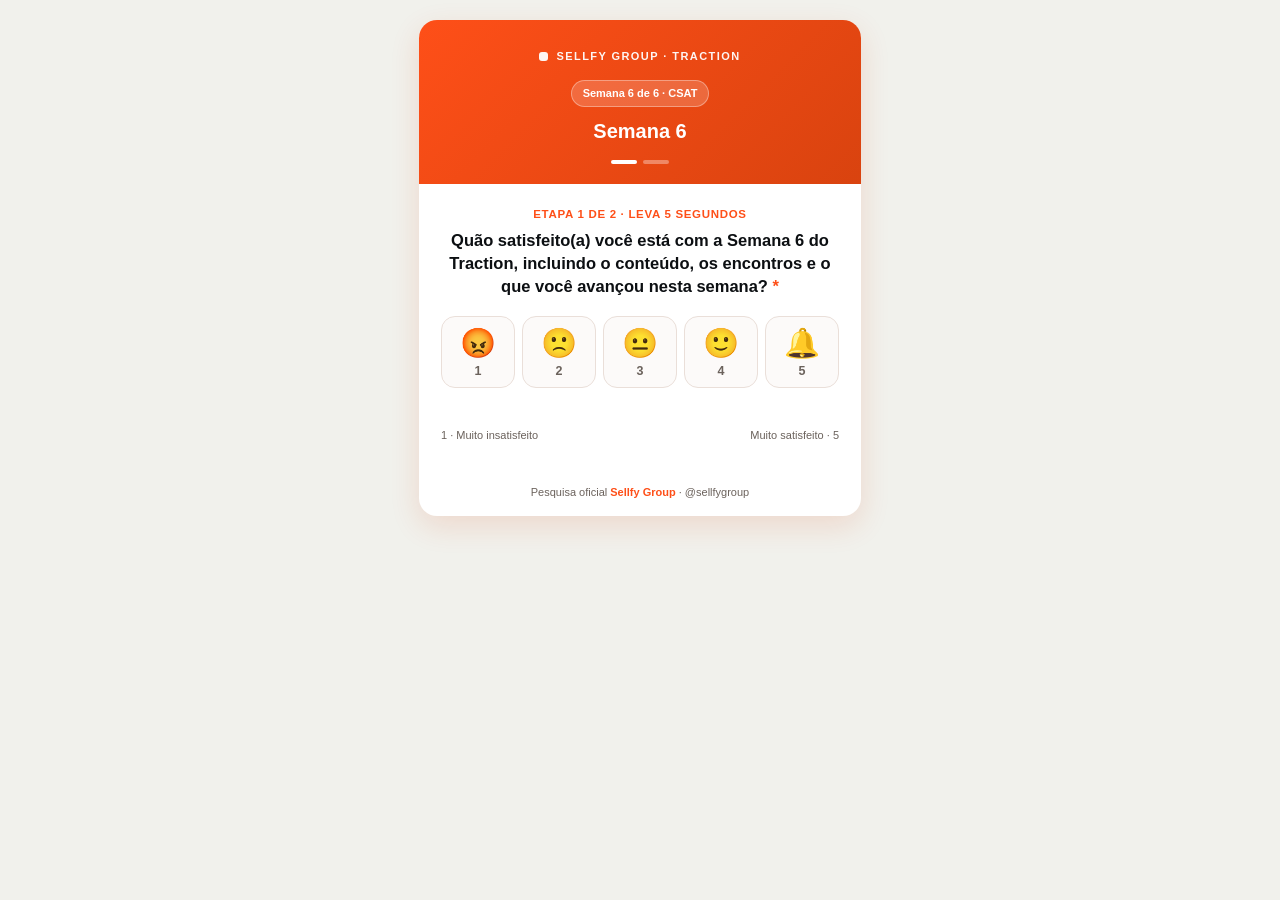
<file: semana-6/index.html>
<!DOCTYPE html>
<html lang="pt-BR">
<head>
<meta charset="UTF-8">
<meta name="viewport" content="width=device-width, initial-scale=1.0">
<title>CSAT Semana 6 · Traction | Sellfy Group</title>
<style>
  :root{
    --laranja:#FE4F18;--laranja-esc:#D9430F;--laranja-claro:#FFF1EC;
    --tinta:#0C0F12;--cinza:#6B625C;--borda:#EADFD9;--vermelho:#D9463A;
    --verde:#2E9E5B;--branco:#fff;--sombra:0 10px 30px rgba(217,67,15,.14);
  }
  *{box-sizing:border-box;margin:0;padding:0}
  html,body{background:#F1F1EC;color:var(--tinta);
    font-family:-apple-system,BlinkMacSystemFont,"Segoe UI",Roboto,Helvetica,Arial,sans-serif;
    -webkit-font-smoothing:antialiased;line-height:1.5}
  .wrap{max-width:470px;margin:0 auto;padding:20px 14px 48px}
  .card{background:var(--branco);border-radius:18px;box-shadow:var(--sombra);overflow:hidden}
  .head{background:linear-gradient(135deg,var(--laranja) 0%,var(--laranja-esc) 100%);
    color:#fff;padding:24px 22px 20px;text-align:center}
  .brand{display:inline-flex;align-items:center;gap:8px;font-weight:800;letter-spacing:.13em;
    font-size:11px;text-transform:uppercase;opacity:.95}
  .brand .dot{width:9px;height:9px;border-radius:3px;background:#fff}
  .pilar-tag{display:inline-block;margin-top:12px;background:rgba(255,255,255,.18);
    border:1px solid rgba(255,255,255,.35);padding:4px 11px;border-radius:999px;font-size:11px;font-weight:700}
  .head h1{font-size:20px;margin-top:9px;font-weight:800}
  .steps{display:flex;gap:6px;justify-content:center;margin-top:14px}
  .steps i{width:26px;height:4px;border-radius:99px;background:rgba(255,255,255,.35)}
  .steps i.on{background:#fff}
  .body{padding:22px 22px 24px}
  .step-label{font-size:11.5px;font-weight:800;letter-spacing:.06em;text-transform:uppercase;color:var(--laranja);text-align:center}
  .pergunta{font-size:16.5px;font-weight:600;line-height:1.4;text-align:center;margin:6px 0 18px}
  .req{color:var(--laranja)}
  .csat{display:flex;gap:7px;justify-content:center}
  .csat button{flex:1 1 0;background:#FCFAF9;border:1.5px solid var(--borda);border-radius:14px;
    padding:12px 4px 9px;cursor:pointer;transition:.14s;font-family:inherit;text-align:center}
  .csat button .emo{font-size:29px;line-height:1;display:block}
  .csat button .n{display:block;margin-top:6px;font-size:12.5px;font-weight:800;color:var(--cinza)}
  .csat button:hover{border-color:var(--laranja);transform:translateY(-2px)}
  .csat button[aria-pressed="true"]{background:var(--laranja-claro);border-color:var(--laranja);
    box-shadow:0 6px 16px rgba(254,79,24,.22)}
  .csat button[aria-pressed="true"] .n{color:var(--laranja)}
  .selrot{text-align:center;margin-top:13px;font-size:15px;font-weight:700;color:var(--laranja);min-height:20px}
  .ends{display:flex;justify-content:space-between;margin-top:6px;font-size:11px;color:var(--cinza)}
  .err{display:none;color:var(--vermelho);font-size:13px;margin-top:10px;font-weight:600;text-align:center}
  .err.show{display:block}
  .follow{display:none;margin-top:22px;padding-top:20px;border-top:1px solid var(--borda);
    animation:fade .3s ease}
  .follow.show{display:block}
  @keyframes fade{from{opacity:0;transform:translateY(6px)}to{opacity:1;transform:none}}
  .fu-titulo{font-size:16px;font-weight:700;text-align:center;margin-bottom:4px}
  .fu-sub{font-size:13.5px;color:var(--cinza);text-align:center;margin-bottom:16px}
  .rotulo{font-size:14px;font-weight:700;margin-bottom:9px;display:block}
  .opt{font-weight:400;color:var(--cinza);font-size:13px}
  textarea,input{width:100%;border:1.5px solid var(--borda);border-radius:12px;padding:12px 14px;
    font-size:15px;font-family:inherit;color:var(--tinta);background:#FCFAF9;resize:vertical}
  textarea:focus,input:focus{outline:none;border-color:var(--laranja);background:#fff}
  textarea{min-height:82px}
  .chips{display:flex;flex-wrap:wrap;gap:8px;margin-bottom:16px}
  .chip{border:1.5px solid var(--borda);background:#FCFAF9;border-radius:999px;padding:9px 14px;
    font-size:14px;font-weight:600;color:var(--tinta);cursor:pointer;transition:.13s;font-family:inherit}
  .chip:hover{border-color:var(--laranja)}
  .chip[aria-pressed="true"]{background:var(--laranja);border-color:var(--laranja);color:#fff}
  .campo{margin-top:14px}
  details{margin-top:16px}
  details summary{cursor:pointer;font-size:13.5px;color:var(--cinza);font-weight:600;list-style:none}
  details summary::-webkit-details-marker{display:none}
  details summary::before{content:"＋ ";color:var(--laranja);font-weight:800}
  details[open] summary::before{content:"－ "}
  .ident{margin-top:12px;display:grid;gap:10px}
  .submit{margin-top:22px;width:100%;background:var(--laranja);color:#fff;border:none;padding:16px;
    border-radius:13px;font-size:16.5px;font-weight:800;cursor:pointer;transition:.15s;font-family:inherit}
  .submit:hover{background:var(--laranja-esc)}
  .submit:disabled{opacity:.55;cursor:not-allowed}
  .foot{text-align:center;padding:16px;font-size:11px;color:var(--cinza)}
  .foot b{color:var(--laranja)}
  .thanks{display:none;padding:46px 24px;text-align:center}
  .thanks.show{display:block}
  .thanks .check{width:68px;height:68px;border-radius:50%;background:var(--laranja-claro);
    color:var(--laranja);display:flex;align-items:center;justify-content:center;font-size:34px;
    margin:0 auto 15px;font-weight:800}
  .thanks h2{font-size:20px;font-weight:800}
  .thanks p{color:var(--cinza);margin-top:9px;font-size:15px}
  .thanks a{color:var(--laranja);font-weight:700;text-decoration:none;cursor:pointer}
  @media(max-width:380px){ .csat button .emo{font-size:24px} .csat button{padding:10px 2px 8px} }
</style>
</head>
<body>
<div class="wrap">
  <div class="card">
    <div class="head">
      <div class="brand"><span class="dot"></span> Sellfy Group · Traction</div>
      <div><span class="pilar-tag">Semana 6 de 6 · CSAT</span></div>
      <h1>Semana 6</h1>
      <div class="steps"><i class="on" id="s1"></i><i id="s2"></i></div>
    </div>

    <form id="form" class="body" novalidate>
      <div class="step-label">Etapa 1 de 2 · leva 5 segundos</div>
      <div class="pergunta">Quão satisfeito(a) você está com a <strong>Semana 6</strong> do Traction, incluindo o conteúdo, os encontros e o que você avançou nesta semana? <span class="req">*</span></div>
      <div class="csat" id="csat"></div>
      <div class="selrot" id="selrot"></div>
      <div class="ends"><span>1 · Muito insatisfeito</span><span>Muito satisfeito · 5</span></div>
      <div class="err" id="err-csat">Toque em uma das opções para dar sua nota.</div>

      <div class="follow" id="follow">
        <div class="step-label">Etapa 2 de 2</div>

        <div id="ramo-baixo" style="display:none">
          <div class="fu-titulo">Queremos melhorar isso 🙏</div>
          <div class="fu-sub">Seu retorno aqui é o que mais nos ajuda a corrigir a rota.</div>
          <div class="campo">
            <label class="rotulo" for="motivo">O que aconteceu nesta semana e o que podemos fazer melhor? <span class="req">*</span></label>
            <textarea id="motivo" placeholder="Pode ser direto: quanto mais específico, melhor."></textarea>
            <div class="err" id="err-motivo">Por favor, conte o que aconteceu.</div>
          </div>
        </div>

        <div id="ramo-alto" style="display:none">
          <div class="fu-titulo">Que bom saber disso! 🎉</div>
          <div class="fu-sub">Nos conte o que mais fez a diferença pra você.</div>
          <label class="rotulo">O que mais se destacou nesta semana? <span class="req">*</span> <span class="opt">(marque ao menos uma)</span></label>
          <div class="chips" id="chips"></div>
          <div class="err" id="err-destaques">Selecione ao menos uma opção.</div>
          <div class="campo">
            <label class="rotulo" for="depoimento">Deixe um depoimento sobre a semana <span class="req">*</span> <span class="opt">(podemos compartilhar)</span></label>
            <textarea id="depoimento" placeholder="Em poucas palavras, o resultado ou a experiência que você teve."></textarea>
            <div class="err" id="err-depoimento">Por favor, escreva um depoimento.</div>
          </div>
        </div>

        <div class="campo">
          <label class="rotulo" for="nome">Seu nome <span class="req">*</span></label>
          <input type="text" id="nome" placeholder="Digite o seu nome">
          <div class="err" id="err-nome">Por favor, informe o seu nome.</div>
        </div>
        <div class="campo">
          <label class="rotulo" for="empresa">Nome da sua empresa <span class="req">*</span></label>
          <input type="text" id="empresa" placeholder="Digite o nome da sua empresa">
          <div class="err" id="err-empresa">Por favor, informe o nome da empresa.</div>
        </div>

        <button type="submit" class="submit">Enviar avaliação</button>
      </div>
    </form>

    <div class="thanks" id="thanks">
      <div class="check">✓</div>
      <h2>Obrigado pelo seu feedback!</h2>
      <p>Sua avaliação da <strong>Semana 6</strong> do Traction foi registrada. Isso nos ajuda a evoluir o programa a cada semana.</p>
      <p style="margin-top:14px"><a id="baixar">Baixar uma cópia da resposta</a></p>
    </div>

    <div class="foot">Pesquisa oficial <b>Sellfy Group</b> · @sellfygroup</div>
  </div>
</div>

<script>
/* =====================================================================
   CONFIG: preencher endpoint e token com os valores gerados no deploy
   do Apps Script (ver README.md). O mesmo endpoint/token serve para os
   6 arquivos; só "semana" muda em cada um.
   ===================================================================== */
const CONFIG = {
  endpoint: "https://script.google.com/macros/s/AKfycbwED8qF47qWyJJ1a5XUrv34mJR4ZMBB7wEbcCAWbSiNvawx_fyYlGKnrNNruya_aZXrSg/exec",
  token: "534522ba-e725-45ec-aacb-305bcef63489",
  pilar: "Sellfy Traction",
  semana: "Semana 6 · Traction"
};
/* ===================================================================== */

var ROTULOS = ["Muito insatisfeito","Insatisfeito","Neutro","Satisfeito","Muito satisfeito"];
var EMOJIS  = ["😡","🙁","😐","🙂","🔔"];
var DESTAQUES = ["Clareza estratégica","Qualidade das entregas","Expertise do time",
                 "Comunicação e acompanhamento","Resultados gerados","Agilidade"];
var nota = null;
var destaquesSel = [];

var box = document.getElementById('csat');
var selrot = document.getElementById('selrot');
for (var i=1;i<=5;i++){
  var b=document.createElement('button');
  b.type='button'; b.setAttribute('aria-pressed','false'); b.setAttribute('aria-label', i+' - '+ROTULOS[i-1]);
  b.innerHTML='<span class="emo">'+EMOJIS[i-1]+'</span><span class="n">'+i+'</span>';
  (function(val,btn){
    btn.addEventListener('click',function(){ escolher(val, btn); });
  })(i,b);
  box.appendChild(b);
}

var chipsBox = document.getElementById('chips');
DESTAQUES.forEach(function(txt){
  var c=document.createElement('button');
  c.type='button'; c.className='chip'; c.textContent=txt; c.setAttribute('aria-pressed','false');
  c.addEventListener('click',function(){
    var on = c.getAttribute('aria-pressed')==='true';
    c.setAttribute('aria-pressed', on?'false':'true');
    if(on){ destaquesSel = destaquesSel.filter(function(x){return x!==txt;}); }
    else { destaquesSel.push(txt); }
    if(destaquesSel.length>0){ document.getElementById('err-destaques').classList.remove('show'); }
  });
  chipsBox.appendChild(c);
});

function escolher(val, btn){
  nota=val;
  Array.prototype.forEach.call(box.children,function(x){x.setAttribute('aria-pressed','false');});
  btn.setAttribute('aria-pressed','true');
  selrot.textContent = val + ' · ' + ROTULOS[val-1];
  document.getElementById('err-csat').classList.remove('show');

  var baixo=document.getElementById('ramo-baixo'), alto=document.getElementById('ramo-alto');
  if(val<=3){ baixo.style.display='block'; alto.style.display='none'; }
  else { alto.style.display='block'; baixo.style.display='none'; }
  var f=document.getElementById('follow');
  if(!f.classList.contains('show')){
    f.classList.add('show');
    document.getElementById('s2').classList.add('on');
    setTimeout(function(){ f.scrollIntoView({behavior:'smooth',block:'nearest'}); },80);
  }
}

function coletar(){
  return {
    pilar: CONFIG.pilar,
    semana: CONFIG.semana,
    token: CONFIG.token,
    csat: nota,
    csat_rotulo: nota ? ROTULOS[nota-1] : '',
    motivo: (nota && nota<=3) ? document.getElementById('motivo').value.trim() : '',
    destaques: (nota && nota>=4) ? destaquesSel.join('; ') : '',
    depoimento: (nota && nota>=4) ? document.getElementById('depoimento').value.trim() : '',
    nome: document.getElementById('nome').value.trim(),
    empresa: document.getElementById('empresa').value.trim(),
    data: new Date().toISOString()
  };
}

document.getElementById('form').addEventListener('submit',function(e){
  e.preventDefault();
  if(nota===null){
    document.getElementById('err-csat').classList.add('show');
    document.getElementById('csat').scrollIntoView({behavior:'smooth',block:'center'});
    return;
  }
  if(nota<=3){
    var motivoEl=document.getElementById('motivo');
    if(motivoEl.value.trim()===''){
      document.getElementById('err-motivo').classList.add('show');
      motivoEl.focus();
      motivoEl.scrollIntoView({behavior:'smooth',block:'center'});
      return;
    }
    document.getElementById('err-motivo').classList.remove('show');
  }

  if(nota>=4){
    if(destaquesSel.length===0){
      document.getElementById('err-destaques').classList.add('show');
      chipsBox.scrollIntoView({behavior:'smooth',block:'center'});
      return;
    }
    document.getElementById('err-destaques').classList.remove('show');

    var depoimentoEl=document.getElementById('depoimento');
    if(depoimentoEl.value.trim()===''){
      document.getElementById('err-depoimento').classList.add('show');
      depoimentoEl.focus();
      depoimentoEl.scrollIntoView({behavior:'smooth',block:'center'});
      return;
    }
    document.getElementById('err-depoimento').classList.remove('show');
  }

  var nomeEl=document.getElementById('nome');
  if(nomeEl.value.trim()===''){
    document.getElementById('err-nome').classList.add('show');
    nomeEl.focus();
    nomeEl.scrollIntoView({behavior:'smooth',block:'center'});
    return;
  }
  document.getElementById('err-nome').classList.remove('show');
  var empresaEl=document.getElementById('empresa');
  if(empresaEl.value.trim()===''){
    document.getElementById('err-empresa').classList.add('show');
    empresaEl.focus();
    empresaEl.scrollIntoView({behavior:'smooth',block:'center'});
    return;
  }
  document.getElementById('err-empresa').classList.remove('show');
  var dados=coletar();
  var btn=document.querySelector('.submit'); btn.textContent='Enviando...'; btn.disabled=true;

  function concluir(){
    document.getElementById('form').style.display='none';
    document.getElementById('thanks').classList.add('show');
    document.getElementById('baixar').addEventListener('click',function(){
      var blob=new Blob([JSON.stringify(dados,null,2)],{type:'application/json'});
      var a=document.createElement('a'); a.href=URL.createObjectURL(blob);
      a.download='csat-traction-semana-6.json'; a.click();
    });
  }

  if(CONFIG.endpoint && CONFIG.endpoint.indexOf('COLE_AQUI') === -1){
    fetch(CONFIG.endpoint,{
      method:'POST', mode:'no-cors',
      headers:{'Content-Type':'application/x-www-form-urlencoded'},
      body:new URLSearchParams(Object.fromEntries(Object.entries(dados).map(function(kv){return [kv[0], kv[1]==null?'':String(kv[1])];})))
    }).then(concluir).catch(concluir);
  } else { concluir(); }
});
</script>
</body>
</html>
</file>
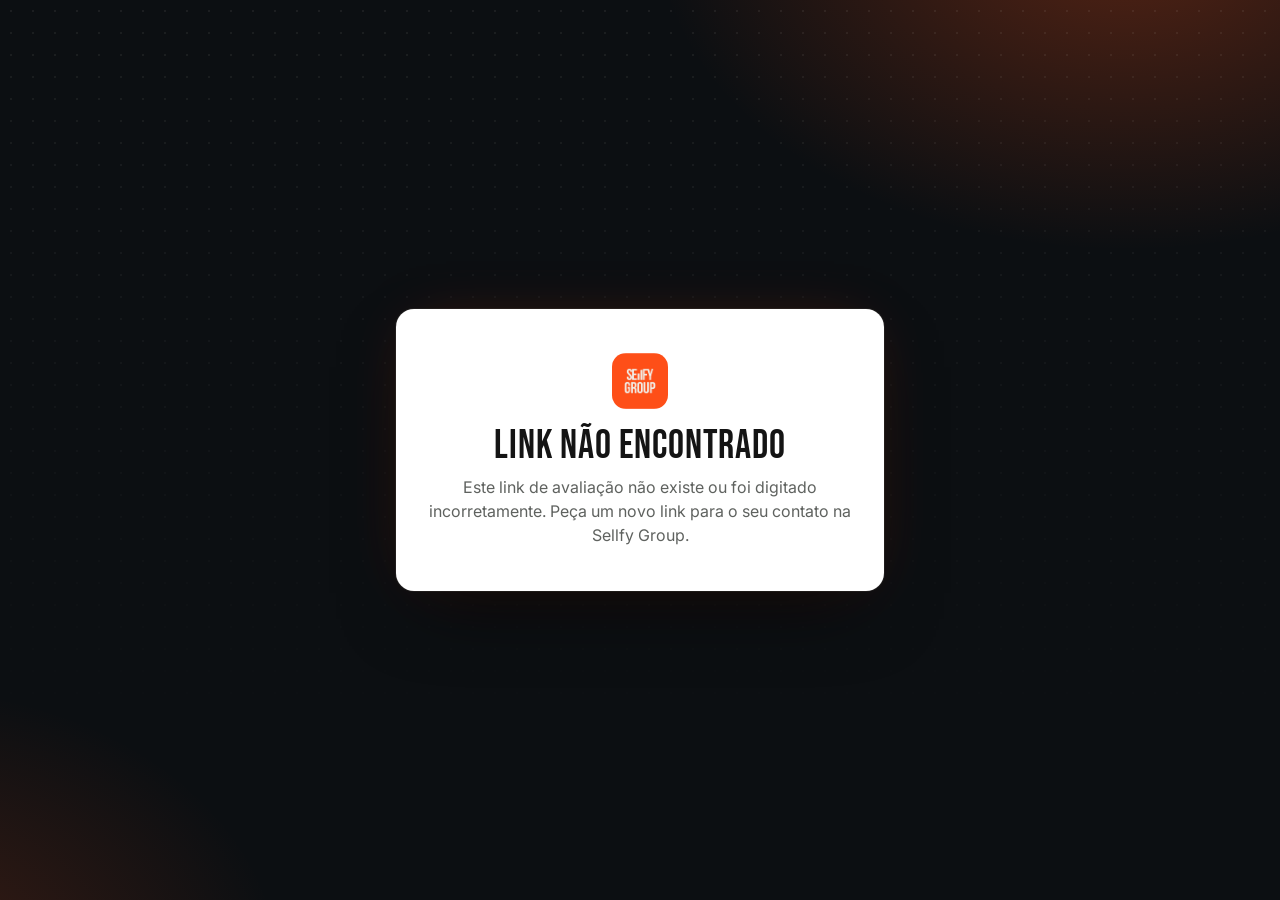
<file: avaliacao.html>
<!DOCTYPE html>
<html lang="pt-BR">
<head>
<meta charset="UTF-8">
<meta name="viewport" content="width=device-width, initial-scale=1.0">
<meta name="robots" content="noindex, nofollow">
<meta name="theme-color" content="#FF5319">
<title>Avaliação | Sellfy Group</title>
<link rel="icon" href="/assets/logo-sellfy.png">
<link rel="stylesheet" href="/assets/brand.css">
<link rel="stylesheet" href="/assets/form.css">
</head>
<body>
<div class="prev-banner" id="prev-banner" hidden>Prévia do administrador: nenhuma resposta será registrada</div>

<main class="wrap">
  <article class="card" id="card" hidden>
    <header class="head">
      <div class="head-top">
        <img class="logo" src="/assets/logo-sellfy.png" alt="Sellfy Group">
        <span class="tag" id="tag"></span>
      </div>
      <p class="eyebrow" id="eyebrow"></p>
      <h1 class="titulo" id="titulo"></h1>
      <p class="detalhe" id="detalhe" hidden></p>
    </header>

    <form id="form" class="body" novalidate>
      <section>
        <p class="step-label">Passo 1 de 2 · leva 5 segundos</p>
        <h2 class="pergunta" id="pergunta"></h2>
        <div class="escala" id="escala" role="group" aria-labelledby="pergunta"></div>
        <p class="selecao" id="selecao" aria-live="polite"></p>
        <div class="extremos"><span id="ext-min"></span><span id="ext-max"></span></div>
        <p class="err" id="err-escala"></p>
      </section>

      <section class="follow" id="follow" hidden>
        <p class="step-label">Passo 2 de 2</p>
        <h3 class="fu-titulo" id="fu-titulo"></h3>
        <p class="fu-sub" id="fu-sub"></p>

        <div class="campo" id="box-destaques" hidden>
          <span class="rotulo">O que mais se destacou? <span class="opt">(marque quantas quiser)</span></span>
          <div class="chips" id="chips"></div>
        </div>

        <div class="campo" id="box-motivo" hidden>
          <label class="rotulo" for="motivo" id="motivo-label"></label>
          <textarea id="motivo" placeholder="Pode ser direto. Quanto mais específico, melhor."></textarea>
        </div>

        <div class="campo" id="box-depo" hidden>
          <label class="rotulo" for="depoimento">Quer deixar um depoimento? <span class="opt">(opcional · podemos compartilhar)</span></label>
          <textarea id="depoimento" placeholder="Em poucas palavras, o resultado ou a experiência que você teve."></textarea>
        </div>

        <div class="duas">
          <div class="campo">
            <label class="rotulo" for="nome">Seu nome <span class="req">*</span></label>
            <input type="text" id="nome" autocomplete="name" placeholder="Digite o seu nome">
            <p class="err" id="err-nome">Por favor, informe o seu nome.</p>
          </div>
          <div class="campo">
            <label class="rotulo" for="empresa">Sua empresa <span class="req">*</span></label>
            <input type="text" id="empresa" autocomplete="organization" placeholder="Nome da empresa">
            <p class="err" id="err-empresa">Por favor, informe o nome da empresa.</p>
          </div>
        </div>

        <button type="submit" class="submit" id="submit">Enviar avaliação</button>
      </section>
    </form>

    <section class="thanks" id="thanks" hidden>
      <div class="check" aria-hidden="true">
        <svg viewBox="0 0 24 24" width="34" height="34"><path d="M5 12.5l4.5 4.5L19 7.5" fill="none" stroke="currentColor" stroke-width="2.6" stroke-linecap="round" stroke-linejoin="round"/></svg>
      </div>
      <h2 class="titulo">Obrigado pelo seu feedback!</h2>
      <p id="thanks-msg"></p>
      <p class="assinatura">Time Sellfy Group</p>
      <button type="button" class="link" id="baixar">Baixar uma cópia da resposta</button>
    </section>

    <footer class="foot">Pesquisa oficial <b>Sellfy Group</b> · @sellfygroup</footer>
  </article>

  <article class="card invalido" id="invalido" hidden>
    <img class="logo" src="/assets/logo-sellfy.png" alt="Sellfy Group">
    <h1 class="titulo">Link não encontrado</h1>
    <p>Este link de avaliação não existe ou foi digitado incorretamente. Peça um novo link para o seu contato na Sellfy Group.</p>
  </article>
</main>

<script src="/assets/pesquisas.js"></script>
<script src="/assets/form.js"></script>
</body>
</html>
</file>
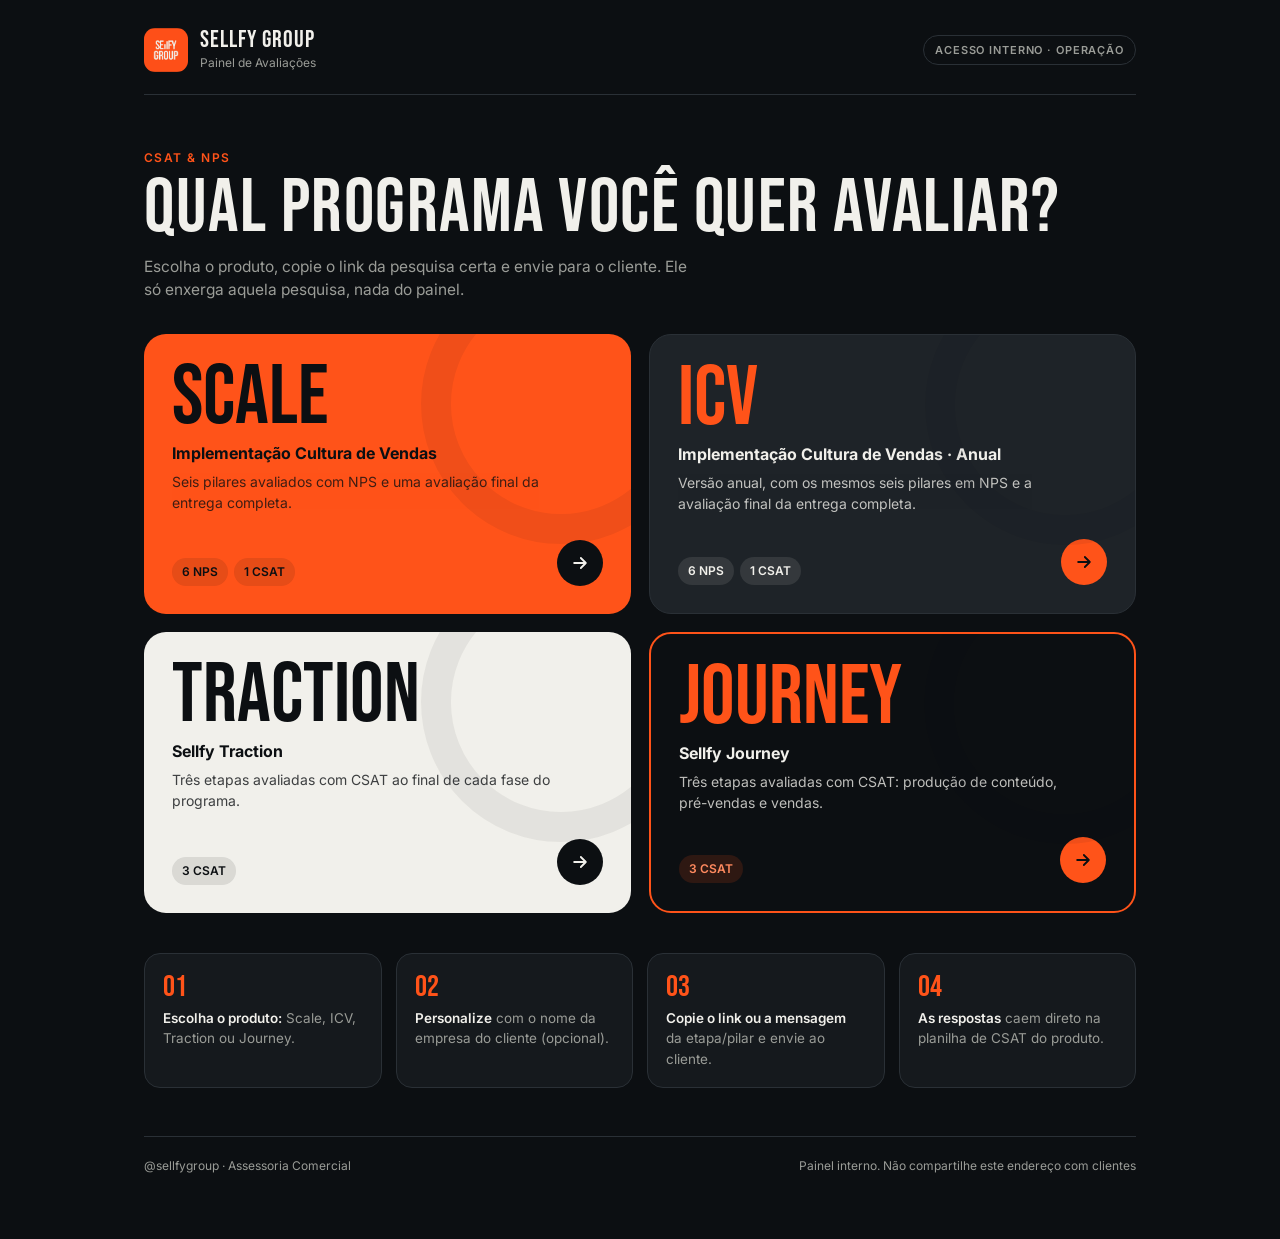
<file: admin/produto.html>
<!DOCTYPE html>
<html lang="pt-BR">
<head>
<meta charset="UTF-8">
<meta name="viewport" content="width=device-width, initial-scale=1.0">
<meta name="robots" content="noindex, nofollow">
<title>Painel de Avaliações | Sellfy Group</title>
<link rel="icon" href="/assets/logo-sellfy.png">
<link rel="stylesheet" href="/assets/brand.css">
<link rel="stylesheet" href="/admin/admin.css">
</head>
<body>
<div class="wrap">
  <header class="topo">
    <a class="marca" href="/admin">
      <img class="logo" src="/assets/logo-sellfy.png" alt="">
      <div><div class="nome">Sellfy Group</div><div class="sub">Painel de Avaliações</div></div>
    </a>
    <span class="selo">Acesso interno · Operação</span>
  </header>

  <section class="hero">
    <a class="voltar" href="/admin">← Todos os programas</a>
    <p class="eyebrow" id="eyebrow"></p>
    <h1 class="titulo" id="titulo"></h1>
    <p id="descricao"></p>
  </section>

  <section class="personalizar">
    <div class="campo">
      <label for="empresa">Empresa do cliente <span style="text-transform:none;letter-spacing:0;font-weight:400">(opcional)</span></label>
      <input id="empresa" type="text" placeholder="Ex.: Acme Distribuidora" autocomplete="off">
    </div>
    <p class="dica">Se preencher, o campo “empresa” já chega preenchido para o cliente e os links abaixo são atualizados.</p>
  </section>

  <section class="lista" id="lista"></section>

  <footer class="rodape-pag"><span>@sellfygroup · Assessoria Comercial</span><span>Painel interno. Não compartilhe este endereço com clientes</span></footer>
</div>

<div class="toast" id="toast" role="status"></div>

<script src="/assets/pesquisas.js"></script>
<script src="/admin/aviso.js"></script>
<script src="/admin/admin.js"></script>
</body>
</html>
</file>
<file: assets/brand.css>
/* Identidade visual Sellfy Group — tokens compartilhados */
@import url("https://fonts.googleapis.com/css2?family=Bebas+Neue&family=Inter:wght@400;500;600;700&family=Shadows+Into+Light&display=swap");

:root{
  --laranja:#FF5319;
  --laranja-esc:#E0420C;
  --laranja-claro:#FFEDE5;
  --creme:#F1F0EB;
  --creme-2:#E7E5DD;
  --carvao:#0C0F12;
  --grafite:#15191D;
  --grafite-2:#1E2328;
  --linha-escura:#2A3036;
  --tinta:#141414;
  --cinza:#5F625F;
  --cinza-claro:#9A9C97;
  --borda:#DEDBD2;
  --branco:#FFFFFF;
  --vermelho:#D93A2B;
  --amarelo:#E9A53A;
  --verde:#24965A;

  --f-titulo:"Bebas Neue", Impact, "Arial Narrow", sans-serif;
  --f-texto:"Inter", -apple-system, BlinkMacSystemFont, "Segoe UI", Roboto, Helvetica, Arial, sans-serif;
  --f-mao:"Shadows Into Light", cursive;

  --raio:18px;
  --raio-sm:12px;
}

*{box-sizing:border-box;margin:0;padding:0}
html{-webkit-text-size-adjust:100%}
body{font-family:var(--f-texto);line-height:1.5;-webkit-font-smoothing:antialiased;color:var(--tinta);background:var(--creme)}
button{font-family:inherit}
:focus-visible{outline:3px solid var(--laranja);outline-offset:2px}

.logo{display:block;width:44px;height:44px;border-radius:11px}
.titulo{font-family:var(--f-titulo);font-weight:400;letter-spacing:.02em;line-height:.95}
.assinatura{font-family:var(--f-mao);color:var(--laranja)}
</file>
<file: admin/admin.css>
/* Painel do administrador */
body{background:var(--carvao);color:var(--creme);min-height:100vh}
a{color:inherit}
.wrap{max-width:1040px;margin:0 auto;padding:28px 24px 64px}

.topo{display:flex;align-items:center;justify-content:space-between;gap:16px;padding-bottom:22px;border-bottom:1px solid var(--linha-escura)}
.marca{display:flex;align-items:center;gap:12px;text-decoration:none}
.marca .nome{font-family:var(--f-titulo);font-size:24px;letter-spacing:.04em;line-height:1}
.marca .sub{font-size:12px;color:var(--cinza-claro);margin-top:2px}
.selo{font-size:11px;font-weight:600;letter-spacing:.08em;text-transform:uppercase;color:var(--cinza-claro);
  border:1px solid var(--linha-escura);padding:6px 11px;border-radius:999px}

.hero{padding:44px 0 32px}
.hero .eyebrow{font-size:12px;font-weight:600;letter-spacing:.12em;text-transform:uppercase;color:var(--laranja)}
.hero h1{font-size:clamp(46px,8vw,76px);margin-top:6px}
.hero p{color:var(--cinza-claro);max-width:560px;margin-top:10px;font-size:15.5px}
.hero .assinatura{font-size:22px;margin-top:6px;display:inline-block;transform:rotate(-2deg)}

.voltar{display:inline-flex;align-items:center;gap:6px;font-size:13.5px;font-weight:600;color:var(--cinza-claro);
  text-decoration:none;padding:6px 0}
.voltar:hover{color:var(--laranja)}

/* Cards dos produtos */
.produtos{display:grid;grid-template-columns:repeat(2,1fr);gap:18px}
.produto{position:relative;display:flex;flex-direction:column;min-height:280px;padding:28px;border-radius:22px;
  text-decoration:none;overflow:hidden;transition:transform .2s,box-shadow .2s}
.produto:hover{transform:translateY(-3px)}
.produto.laranja{background:var(--laranja);color:var(--carvao)}
.produto.laranja:hover{box-shadow:0 22px 50px -20px rgba(255,83,25,.55)}
.produto.creme{background:var(--creme);color:var(--carvao)}
.produto.creme:hover{box-shadow:0 22px 50px -20px rgba(241,240,235,.35)}
.produto.escuro{background:var(--grafite-2);color:var(--creme);border:1px solid var(--linha-escura)}
.produto.escuro .sigla{color:var(--laranja)}
.produto.escuro .pill{background:rgba(241,240,235,.1)}
.produto.escuro .seta{background:var(--laranja);color:var(--carvao)}
.produto.escuro:hover{box-shadow:0 22px 50px -20px rgba(0,0,0,.6)}
.produto.contorno{background:transparent;color:var(--creme);border:2px solid var(--laranja)}
.produto.contorno .sigla{color:var(--laranja)}
.produto.contorno .pill{background:rgba(255,83,25,.14);color:#ff8a5f}
.produto.contorno .seta{background:var(--laranja);color:var(--carvao)}
.produto.contorno:hover{box-shadow:0 22px 50px -20px rgba(255,83,25,.35)}
.produto .sigla{font-family:var(--f-titulo);font-size:84px;line-height:.85}
.produto .nome{font-weight:700;font-size:16px;margin-top:8px}
.produto .desc{font-size:14px;margin-top:6px;opacity:.78;max-width:380px}
.produto .rodape{margin-top:auto;padding-top:24px;display:flex;align-items:flex-end;justify-content:space-between;gap:12px}
.produto .contagem{display:flex;flex-wrap:wrap;gap:6px}
.pill{font-size:12px;font-weight:600;padding:5px 10px;border-radius:999px;background:rgba(12,15,18,.1)}
.seta{width:46px;height:46px;border-radius:50%;background:var(--carvao);color:var(--creme);
  display:flex;align-items:center;justify-content:center;flex:none;transition:transform .2s}
.produto:hover .seta{transform:translateX(4px)}
.produto::after{content:"";position:absolute;right:-70px;top:-70px;width:220px;height:220px;border-radius:50%;
  border:30px solid rgba(12,15,18,.06);pointer-events:none}

/* Ajuda */
.como{margin-top:40px;display:grid;grid-template-columns:repeat(auto-fit,minmax(220px,1fr));gap:14px}
.passo{background:var(--grafite);border:1px solid var(--linha-escura);border-radius:16px;padding:18px}
.passo .n{font-family:var(--f-titulo);font-size:30px;color:var(--laranja);line-height:1}
.passo p{font-size:13.5px;color:var(--cinza-claro);margin-top:6px}
.passo b{color:var(--creme);font-weight:600}

/* Página do produto */
.personalizar{display:flex;flex-wrap:wrap;align-items:flex-end;gap:12px 20px;background:var(--grafite);
  border:1px solid var(--linha-escura);border-radius:18px;padding:18px 20px;margin-bottom:22px}
.personalizar label{display:block;font-size:12px;font-weight:600;letter-spacing:.06em;text-transform:uppercase;color:var(--cinza-claro);margin-bottom:7px}
.personalizar .campo{flex:1 1 280px}
.personalizar input{width:100%;background:var(--carvao);border:1.5px solid var(--linha-escura);color:var(--creme);
  border-radius:12px;padding:12px 14px;font:inherit;font-size:15px}
.personalizar input:focus{outline:none;border-color:var(--laranja)}
.personalizar .dica{flex:1 1 260px;font-size:13px;color:var(--cinza-claro)}

.lista{display:grid;gap:12px}
.item{display:grid;grid-template-columns:auto 1fr auto;align-items:center;gap:18px;background:var(--grafite);
  border:1px solid var(--linha-escura);border-radius:18px;padding:18px 20px;transition:border-color .15s}
.item:hover{border-color:#3a424a}
.item .num{width:56px;height:56px;border-radius:14px;background:var(--grafite-2);display:flex;flex-direction:column;
  align-items:center;justify-content:center;line-height:1}
.item .num b{font-family:var(--f-titulo);font-weight:400;font-size:30px;color:var(--laranja)}
.item .num span{font-size:9.5px;font-weight:700;letter-spacing:.08em;text-transform:uppercase;color:var(--cinza-claro);margin-top:2px}
.item.final .num{background:var(--laranja)}
.item.final .num b,.item.final .num span{color:var(--carvao)}
.item .info{min-width:0}
.item .linha1{display:flex;align-items:center;flex-wrap:wrap;gap:8px}
.item h3{font-size:17px;font-weight:600}
.badge{font-size:10.5px;font-weight:700;letter-spacing:.08em;text-transform:uppercase;padding:3px 8px;border-radius:6px}
.badge.nps{background:rgba(36,150,90,.16);color:#58c98c}
.badge.csat{background:rgba(255,83,25,.16);color:#ff8a5f}
.badge.aviso{background:rgba(233,165,58,.16);color:var(--amarelo)}
.item .detalhe{font-size:13px;color:var(--cinza-claro);margin-top:2px}
.item .url{margin-top:8px;font-family:ui-monospace,SFMono-Regular,Menlo,monospace;font-size:12.5px;color:var(--cinza-claro);
  white-space:nowrap;overflow:hidden;text-overflow:ellipsis;user-select:all}
.acoes{display:flex;gap:8px;flex-wrap:wrap;justify-content:flex-end}
.btn{display:inline-flex;align-items:center;gap:7px;border-radius:11px;padding:10px 14px;font-size:13.5px;font-weight:600;
  cursor:pointer;border:1.5px solid var(--linha-escura);background:transparent;color:var(--creme);text-decoration:none;
  transition:background .15s,border-color .15s,color .15s;white-space:nowrap}
.btn:hover{border-color:var(--creme)}
.btn.primario{background:var(--laranja);border-color:var(--laranja);color:#fff}
.btn.primario:hover{background:var(--laranja-esc);border-color:var(--laranja-esc)}
.btn.ok{background:var(--verde);border-color:var(--verde);color:#fff}
.btn svg{width:15px;height:15px;flex:none}

.toast{position:fixed;left:50%;bottom:24px;transform:translate(-50%,20px);opacity:0;background:var(--creme);color:var(--carvao);
  font-size:14px;font-weight:600;padding:12px 18px;border-radius:12px;box-shadow:0 12px 30px rgba(0,0,0,.4);
  transition:opacity .2s,transform .2s;pointer-events:none;z-index:10}
.toast.show{opacity:1;transform:translate(-50%,0)}

.rodape-pag{margin-top:48px;padding-top:20px;border-top:1px solid var(--linha-escura);font-size:12px;color:var(--cinza-claro);
  display:flex;justify-content:space-between;gap:12px;flex-wrap:wrap}

@media (max-width:760px){
  .wrap{padding:20px 16px 48px}
  .hero{padding:30px 0 24px}
  .item{grid-template-columns:auto 1fr;gap:14px}
  .acoes{grid-column:1 / -1;justify-content:stretch}
  .acoes .btn{flex:1 1 auto;justify-content:center}
  .selo{display:none}
  .produto .sigla{font-size:68px}
  .produtos{grid-template-columns:1fr}
}

/* Aviso: planilha não conectada (some quando o endpoint é configurado) */
.alerta{margin-top:22px;background:rgba(217,58,43,.12);border:1px solid rgba(217,58,43,.45);color:#ffb4ab;
  border-radius:14px;padding:14px 18px;font-size:14px}
.alerta b{color:#fff}
</file>
<file: assets/form.css>
/* Formulário do cliente (CSAT 1-5 e NPS 0-10) */
/* Fundo: carvão com brilhos laranja e textura de pontos, card centralizado */
body{min-height:100vh;background:
  radial-gradient(760px 520px at 88% -8%,rgba(255,83,25,.30),transparent 62%),
  radial-gradient(620px 460px at -8% 108%,rgba(255,83,25,.20),transparent 62%),
  var(--carvao);background-attachment:fixed}
body::before{content:"";position:fixed;inset:0;pointer-events:none;
  background-image:radial-gradient(rgba(241,240,235,.07) 1px,transparent 1.4px);background-size:22px 22px;
  -webkit-mask-image:linear-gradient(180deg,#000,transparent 85%);mask-image:linear-gradient(180deg,#000,transparent 85%)}
.wrap{position:relative;max-width:520px;min-height:100vh;margin:0 auto;padding:40px 16px;
  display:flex;flex-direction:column;justify-content:center}
.card{background:var(--branco);border-radius:var(--raio);overflow:hidden;
  box-shadow:0 0 0 1px rgba(241,240,235,.06),0 30px 80px -28px rgba(0,0,0,.75),0 0 60px -20px rgba(255,83,25,.25)}

.prev-banner{position:sticky;top:0;z-index:5;background:var(--carvao);color:var(--creme);
  text-align:center;font-size:12.5px;font-weight:600;padding:9px 16px;letter-spacing:.01em}

/* Cabeçalho */
.head{position:relative;background:var(--laranja);color:var(--creme);padding:22px 24px 22px;overflow:hidden}
.head::after{content:"";position:absolute;right:-60px;top:-60px;width:200px;height:200px;border-radius:50%;
  border:28px solid rgba(255,255,255,.08);pointer-events:none}
.head-top{display:flex;align-items:center;justify-content:space-between;gap:12px}
.head .logo{width:40px;height:40px;border-radius:10px;box-shadow:0 0 0 2px rgba(241,240,235,.35)}
.tag{font-size:11px;font-weight:700;letter-spacing:.08em;text-transform:uppercase;
  background:rgba(12,15,18,.16);padding:6px 11px;border-radius:999px}
.eyebrow{margin-top:20px;font-size:12px;font-weight:600;letter-spacing:.1em;text-transform:uppercase;opacity:.85}
.head h1{font-size:44px;margin-top:4px;color:var(--creme)}
.detalhe{font-size:13.5px;opacity:.9;margin-top:4px}

/* Corpo */
.body{padding:26px 24px 28px}
.step-label{font-size:11.5px;font-weight:700;letter-spacing:.08em;text-transform:uppercase;color:var(--laranja)}
.pergunta{font-size:18px;font-weight:600;line-height:1.4;margin:8px 0 20px;letter-spacing:-.005em}
.pergunta strong{font-weight:700}
.req{color:var(--laranja)}

/* Escala CSAT */
.escala.csat{display:grid;grid-template-columns:repeat(5,1fr);gap:8px}
.escala.csat button{background:var(--creme);border:1.5px solid transparent;border-radius:14px;
  padding:13px 4px 10px;cursor:pointer;transition:transform .14s,border-color .14s,background .14s;text-align:center}
.escala.csat .emo{font-size:30px;line-height:1;display:block;transition:transform .2s}
.escala.csat .n{display:block;margin-top:7px;font-size:13px;font-weight:700;color:var(--cinza)}
.escala.csat button:hover{border-color:var(--laranja);transform:translateY(-2px)}
.escala.csat button[aria-pressed="true"]{background:var(--laranja-claro);border-color:var(--laranja)}
.escala.csat button[aria-pressed="true"] .emo{transform:scale(1.15)}
.escala.csat button[aria-pressed="true"] .n{color:var(--laranja)}
.escala.csat.escolhido button[aria-pressed="false"]{opacity:.55}

/* Escala NPS */
.escala.nps{display:grid;grid-template-columns:repeat(11,1fr);gap:5px}
.escala.nps button{height:48px;background:var(--creme);border:1.5px solid transparent;border-radius:10px;
  font-size:15px;font-weight:700;color:var(--tinta);cursor:pointer;transition:transform .13s,border-color .13s,background .13s}
.escala.nps button:hover{border-color:var(--laranja);transform:translateY(-1px)}
.escala.nps button.det[aria-pressed="true"]{background:var(--vermelho);border-color:var(--vermelho);color:#fff}
.escala.nps button.neu[aria-pressed="true"]{background:var(--amarelo);border-color:var(--amarelo);color:#2e2105}
.escala.nps button.pro[aria-pressed="true"]{background:var(--verde);border-color:var(--verde);color:#fff}

.selecao{margin-top:14px;font-size:15px;font-weight:700;color:var(--laranja);min-height:22px}
.extremos{display:flex;justify-content:space-between;gap:12px;margin-top:2px;font-size:11.5px;color:var(--cinza)}
.err{display:none;color:var(--vermelho);font-size:13px;margin-top:8px;font-weight:600}
.err.show{display:block}

/* Passo 2 */
.follow{margin-top:26px;padding-top:24px;border-top:1px solid var(--creme-2);animation:entra .35s ease}
@keyframes entra{from{opacity:0;transform:translateY(8px)}to{opacity:1;transform:none}}
.fu-titulo{font-size:19px;font-weight:700;margin-top:6px}
.fu-sub{font-size:14px;color:var(--cinza);margin-top:2px}
.campo{margin-top:18px}
.rotulo{display:block;font-size:14px;font-weight:600;margin-bottom:8px}
.opt{font-weight:400;color:var(--cinza);font-size:13px}
textarea,input{width:100%;border:1.5px solid var(--borda);border-radius:var(--raio-sm);padding:12px 14px;
  font:inherit;font-size:15px;color:var(--tinta);background:#FBFAF7;transition:border-color .15s,background .15s}
textarea{min-height:92px;resize:vertical}
textarea:focus,input:focus{outline:none;border-color:var(--laranja);background:#fff}
.duas{display:grid;grid-template-columns:1fr 1fr;gap:0 12px}
.chips{display:flex;flex-wrap:wrap;gap:8px}
.chip{border:1.5px solid var(--borda);background:#FBFAF7;border-radius:999px;padding:9px 14px;
  font-size:14px;font-weight:500;color:var(--tinta);cursor:pointer;transition:.13s}
.chip:hover{border-color:var(--laranja)}
.chip[aria-pressed="true"]{background:var(--tinta);border-color:var(--tinta);color:var(--creme)}
.submit{margin-top:26px;width:100%;background:var(--laranja);color:#fff;border:none;padding:17px;
  border-radius:14px;font-size:16px;font-weight:700;cursor:pointer;transition:background .15s,transform .15s;letter-spacing:.01em}
.submit:hover{background:var(--laranja-esc)}
.submit:active{transform:scale(.99)}
.submit:disabled{opacity:.6;cursor:progress}

/* Obrigado */
.thanks{padding:52px 28px 40px;text-align:center}
.check{width:72px;height:72px;border-radius:50%;background:var(--laranja);color:#fff;
  display:flex;align-items:center;justify-content:center;margin:0 auto 18px;animation:pop .45s cubic-bezier(.2,1.4,.4,1)}
@keyframes pop{from{transform:scale(.4);opacity:0}to{transform:none;opacity:1}}
.thanks h2{font-size:38px}
.thanks p{color:var(--cinza);margin-top:10px;font-size:15px}
.thanks .assinatura{font-size:24px;margin-top:18px;color:var(--laranja)}
.link{background:none;border:none;color:var(--cinza);font-size:13px;text-decoration:underline;cursor:pointer;margin-top:22px}
.link:hover{color:var(--laranja)}

.foot{text-align:center;padding:16px;font-size:11.5px;color:var(--cinza-claro);border-top:1px solid var(--creme-2)}
.foot b{color:var(--laranja);font-weight:700}

/* Link inválido */
.invalido{padding:44px 28px;text-align:center}
.invalido .logo{margin:0 auto 18px;width:56px;height:56px;border-radius:14px}
.invalido h1{font-size:40px}
.invalido p{color:var(--cinza);margin-top:10px}

@media (max-width:420px){
  .wrap{padding:0 0 32px}
  .card{border-radius:0;box-shadow:none}
  .head{padding:20px 18px}
  .head h1{font-size:38px}
  .body{padding:22px 16px 24px}
  .escala.csat{gap:6px}
  .escala.csat .emo{font-size:26px}
  .escala.nps{grid-template-columns:repeat(6,1fr);gap:6px}
  .escala.nps button{height:46px}
  .duas{grid-template-columns:1fr}
}
</file>
